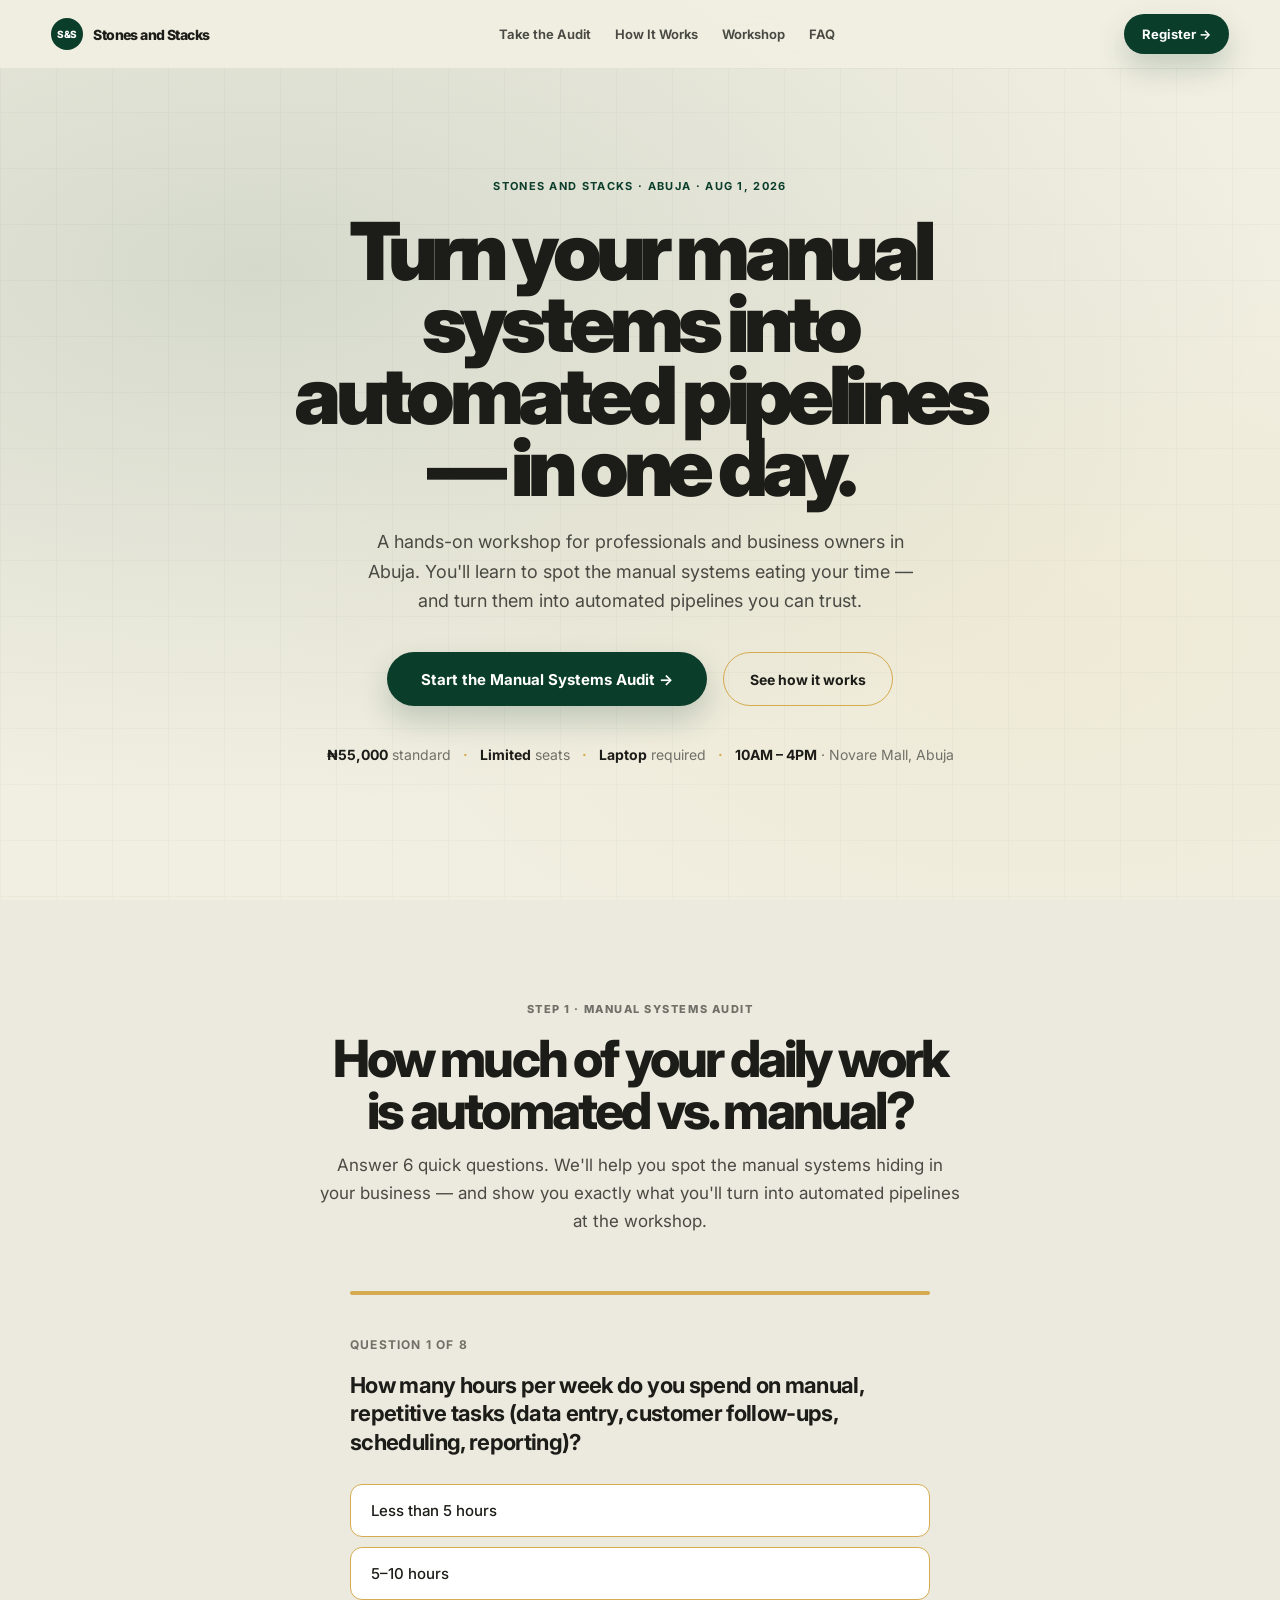
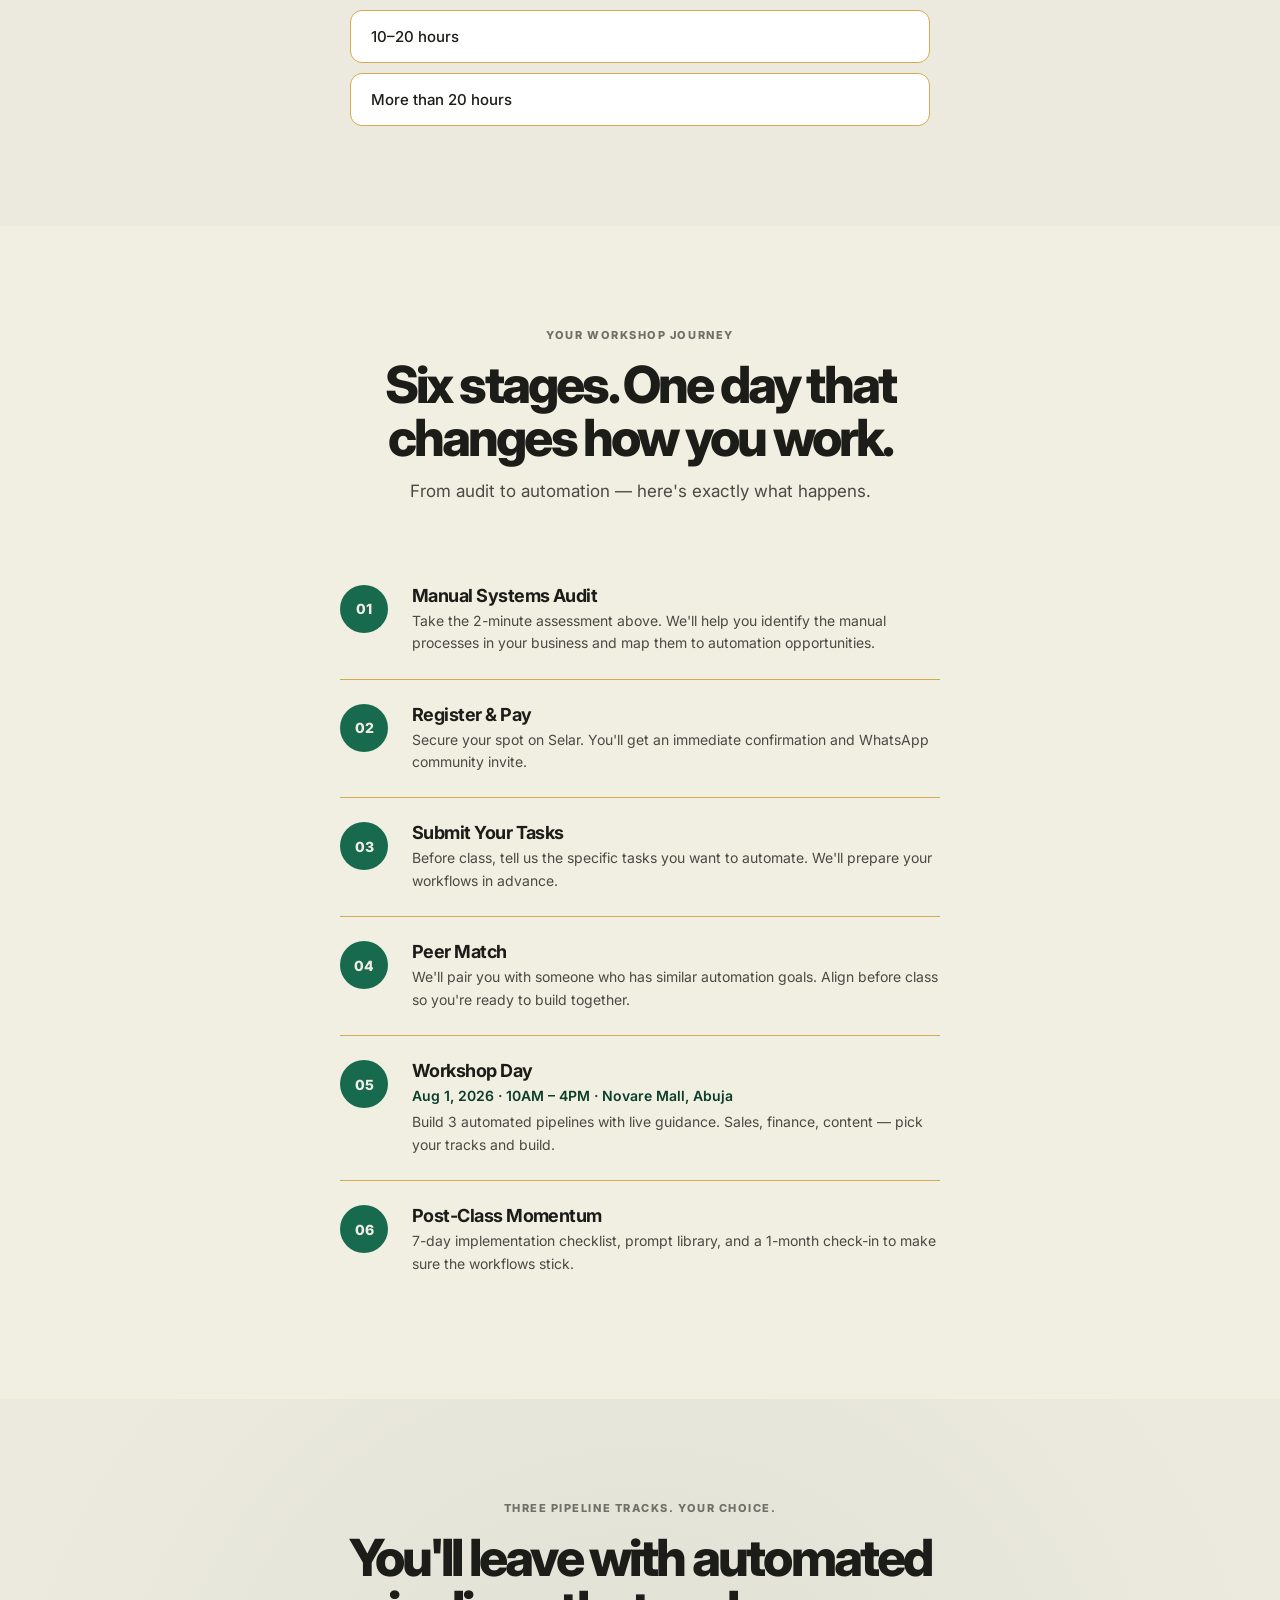
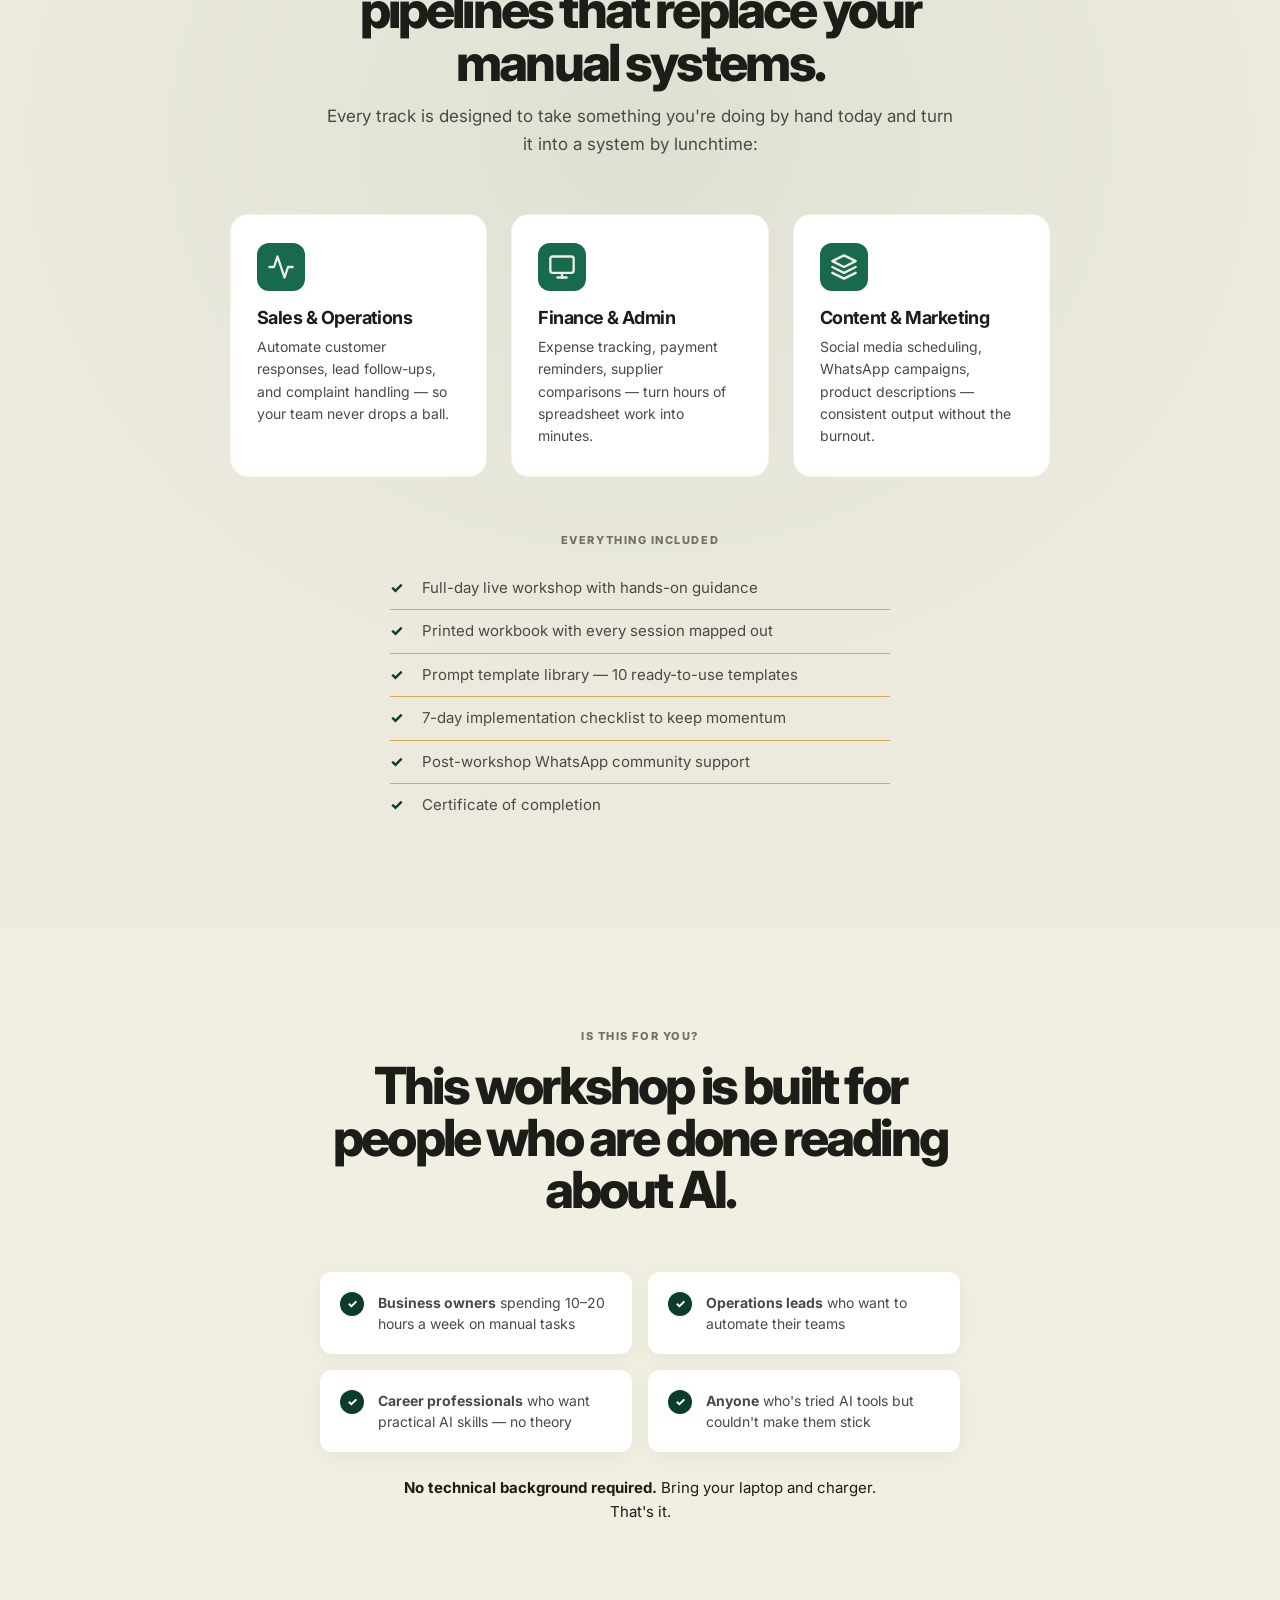
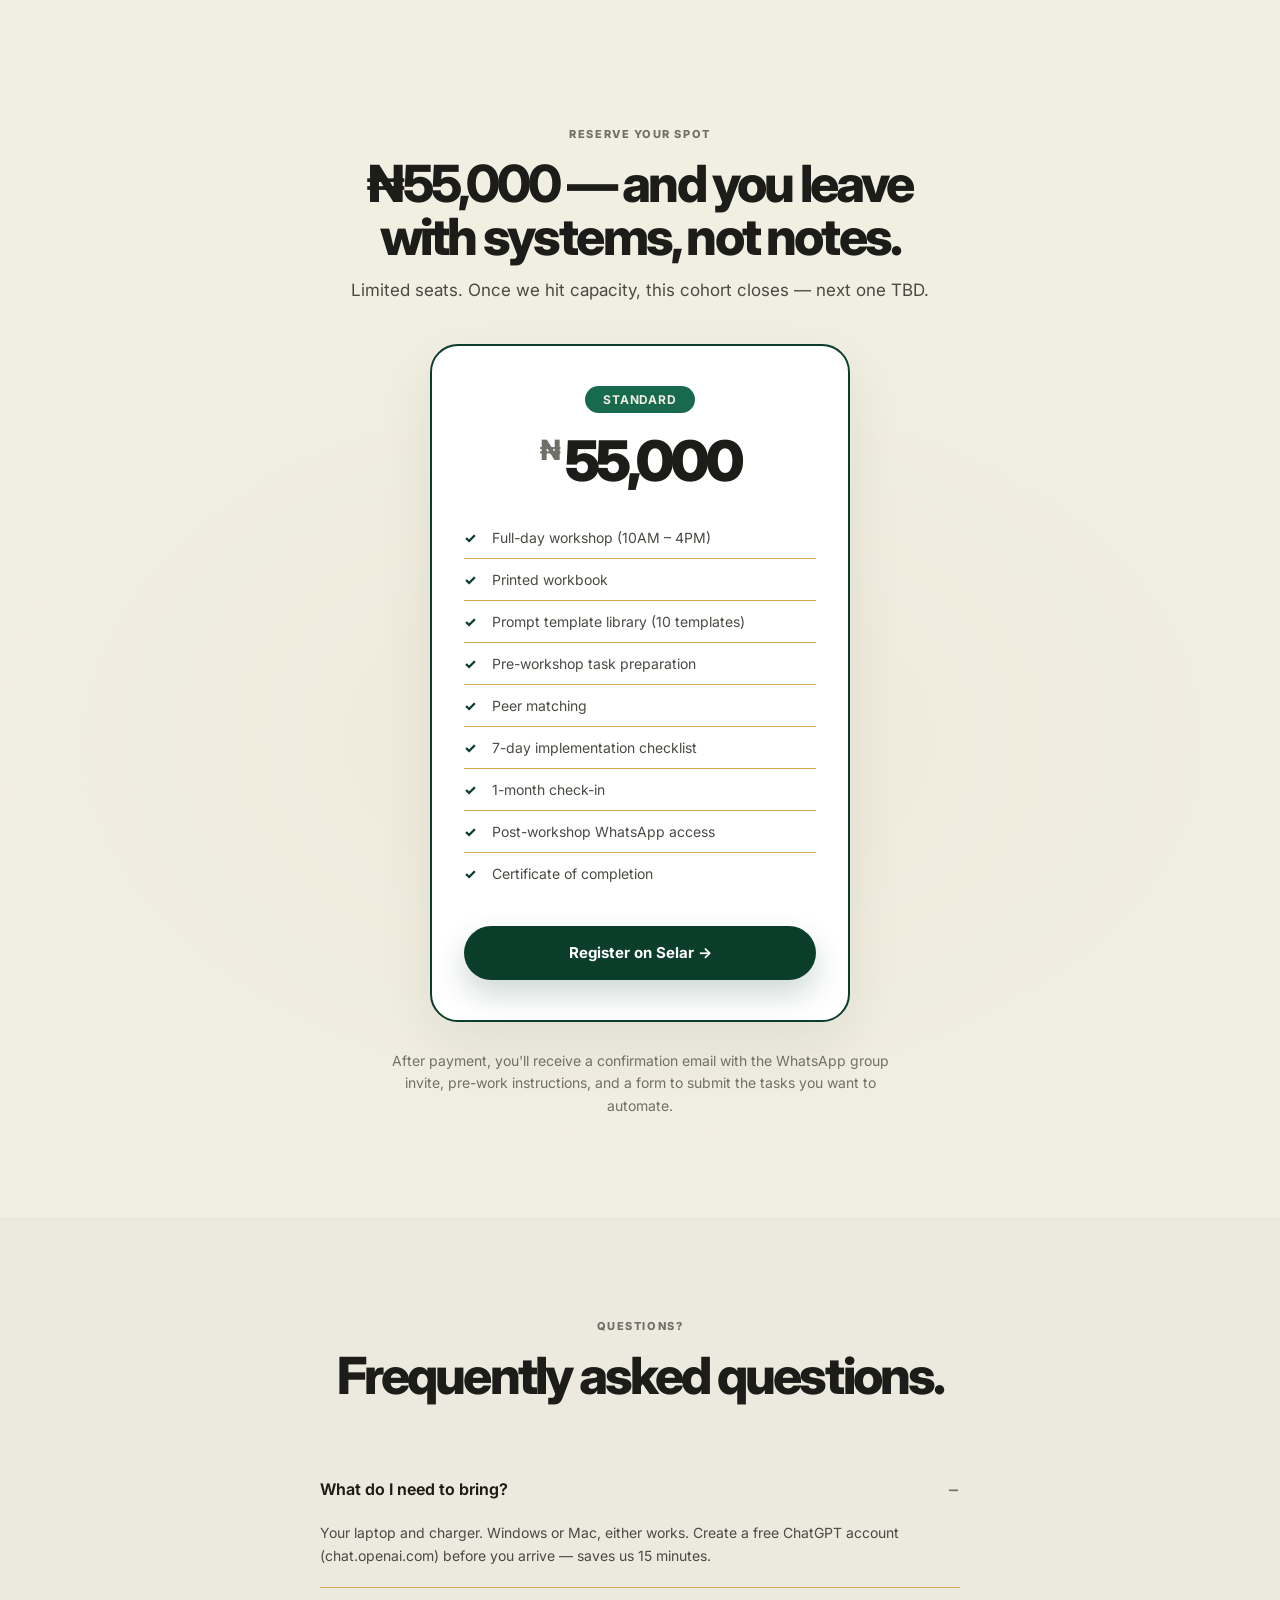
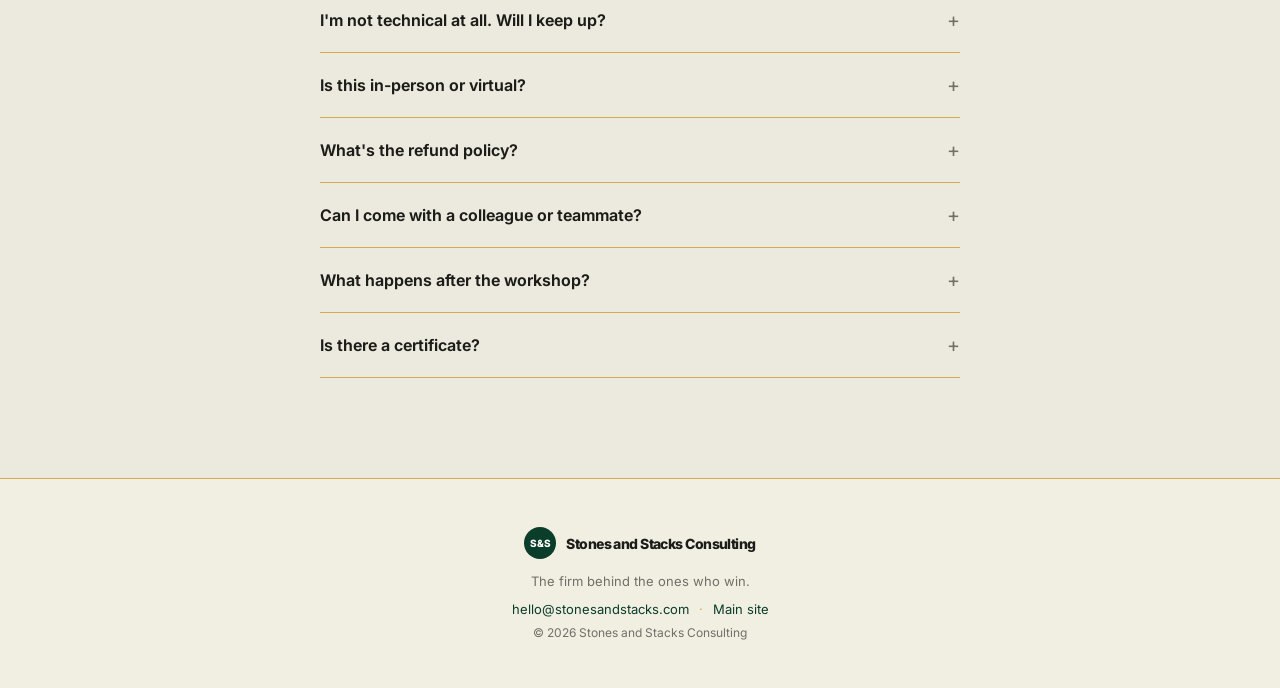
<file: workshop/index.html>
<!doctype html>
<html lang="en">
<head>
  <meta charset="UTF-8" />
  <meta name="viewport" content="width=device-width, initial-scale=1.0" />
  <title>Work Shift — Turning Manual Systems into Automated Pipelines · Stones and Stacks</title>
  <meta name="description" content="Turn manual systems into automated pipelines in one day. Abuja · Aug 1, 2026. Hands-on workshop for professionals and business owners." />
  <meta name="theme-color" content="#1c1c18" />

  <!-- Open Graph -->
  <meta property="og:type" content="website" />
  <meta property="og:url" content="https://stonesandstacks.com/workshop/" />
  <meta property="og:title" content="Work Shift — Turning Manual Systems into Automated Pipelines" />
  <meta property="og:description" content="Hands-on workshop in Abuja. Run a Manual Systems Audit and leave with automated pipelines that run without you." />
  <meta property="og:image" content="https://stonesandstacks.com/workshop/og-workshop.png" />
  <meta property="og:image:width" content="1200" />
  <meta property="og:image:height" content="630" />

  <!-- Twitter Card -->
  <meta name="twitter:card" content="summary_large_image" />
  <meta name="twitter:title" content="Work Shift — Turning Manual Systems into Automated Pipelines" />
  <meta name="twitter:description" content="Turn manual systems into automated pipelines in one day. Abuja · Aug 1, 2026." />
  <meta name="twitter:image" content="https://stonesandstacks.com/workshop/og-workshop.png" />

  <!-- Structured Data -->
  <script type="application/ld+json">
  {
    "@context": "https://schema.org",
    "@type": "Event",
    "name": "Work Shift — Turning Manual Systems into Automated Pipelines",
    "description": "An intensive, hands-on workshop where you run a Manual Systems Audit and turn manual processes into automated pipelines in one day.",
    "startDate": "2026-08-01T10:00:00+01:00",
    "endDate": "2026-08-01T16:00:00+01:00",
    "location": {
      "@type": "Place",
      "name": "Novare Mall",
      "address": {
        "@type": "PostalAddress",
        "addressLocality": "Abuja",
        "addressCountry": "NG"
      }
    },
    "offers": {
      "@type": "Offer",
      "price": "55000",
      "priceCurrency": "NGN",
      "availability": "https://schema.org/LimitedAvailability"
    },
    "organizer": {
      "@type": "Organization",
      "name": "Stones and Stacks Consulting",
      "url": "https://stonesandstacks.com"
    }
  }
  </script>

  <link rel="preconnect" href="https://fonts.googleapis.com">
  <link rel="preconnect" href="https://fonts.gstatic.com" crossorigin>
  <link href="https://fonts.googleapis.com/css2?family=Inter:wght@400;500;600;700;800;900&display=swap" rel="stylesheet">
  <link rel="stylesheet" href="../styles.css" />
  <link rel="stylesheet" href="styles.css" />
  <link rel="icon" type="image/png" href="../favicon.png" />
  <link rel="shortcut icon" href="../favicon.ico" />
</head>
<body>

  <header class="ws-header" role="banner">
    <a class="ws-brand" href="../" aria-label="Stones and Stacks home">
      <span class="brand-mark" aria-hidden="true">S&amp;S</span>
      <span>Stones and Stacks</span>
    </a>
    <nav class="ws-nav" aria-label="Workshop navigation">
      <a href="#audit">Take the Audit</a>
      <a href="#flow">How It Works</a>
      <a href="#details">Workshop</a>
      <a href="#faq">FAQ</a>
    </nav>
    <a class="btn btn--primary btn--small ws-nav-cta" href="#register">Register →</a>
  </header>

  <main>

    <!-- ═══ HERO ═══ -->
    <section class="ws-hero" id="top">
      <div class="ws-hero-bg" aria-hidden="true"></div>
      <div class="ws-hero-pattern" aria-hidden="true"></div>
      <div class="ws-hero-inner">
        <p class="eyebrow ws-eyebrow">Stones and Stacks · Abuja · Aug 1, 2026</p>
        <h1 class="ws-title"><!-- 🏷️ H1 – Needs Femi's pick. Options below. Pick one and rebuild. -->
          <!-- Option A (recommended): Turn your manual systems into automated pipelines — in one day. -->
          <!-- Option B: From manual grind to automated pipelines — in one day. -->
          <!-- Option C: Stop doing manually what a system can do for you. -->
          Turn your manual systems into automated pipelines — in&nbsp;one&nbsp;day.</h1>
        <p class="ws-hero-text">
          A hands-on workshop for professionals and business owners in Abuja. You'll learn to spot the manual
          systems eating your time — and turn them into automated pipelines you can trust.
        </p>
        <div class="ws-hero-actions">
          <a class="btn btn--primary btn--large" href="#audit">Start the Manual Systems Audit →</a>
          <a class="btn btn--outline" href="#flow">See how it works</a>
        </div>
        <div class="ws-hero-strip">
          <span><strong>₦55,000</strong> standard</span>
          <span class="ws-hero-dot" aria-hidden="true">·</span>
          <span><strong>Limited</strong> seats</span>
          <span class="ws-hero-dot" aria-hidden="true">·</span>
          <span><strong>Laptop</strong> required</span>
          <span class="ws-hero-dot" aria-hidden="true">·</span>
          <span><strong>10AM – 4PM</strong> · Novare Mall, Abuja</span>
        </div>
      </div>
    </section>

    <!-- ═══ MANUAL SYSTEMS AUDIT ═══ -->
    <section class="ws-section ws-audit" id="audit">
      <div class="ws-section-inner">
        <div class="section-heading">
          <p class="eyebrow reveal">Step 1 · Manual Systems Audit</p>
          <h2 class="reveal delay-1">How much of your daily work is automated vs. manual?</h2>
          <p class="intro-text reveal delay-1">
            Answer 6 quick questions. We'll help you spot the manual systems hiding in your business — and show you exactly what
            you'll turn into automated pipelines at the workshop.
          </p>
        </div>

        <div class="quiz-container reveal delay-1" id="quiz">
          <div class="quiz-progress" aria-hidden="true">
            <div class="quiz-progress-bar" id="quiz-progress-bar"></div>
          </div>

          <!-- Q1 -->
          <div class="quiz-question active" data-q="1">
            <p class="quiz-qnum">Question 1 of 8</p>
            <h3 class="quiz-qtext">How many hours per week do you spend on manual, repetitive tasks (data entry, customer follow-ups, scheduling, reporting)?</h3>
            <div class="quiz-options">
              <button class="quiz-opt" data-value="1">Less than 5 hours</button>
              <button class="quiz-opt" data-value="2">5–10 hours</button>
              <button class="quiz-opt" data-value="3">10–20 hours</button>
              <button class="quiz-opt" data-value="4">More than 20 hours</button>
            </div>
          </div>

          <!-- Q2 -->
          <div class="quiz-question" data-q="2">
            <p class="quiz-qnum">Question 2 of 8</p>
            <h3 class="quiz-qtext">What's your biggest operational time sink?</h3>
            <div class="quiz-options">
              <button class="quiz-opt" data-value="customer">Customer service &amp; follow-ups</button>
              <button class="quiz-opt" data-value="admin">Admin &amp; data entry</button>
              <button class="quiz-opt" data-value="finance">Finance &amp; expense tracking</button>
              <button class="quiz-opt" data-value="content">Content &amp; social media</button>
              <button class="quiz-opt" data-value="other">Something else</button>
            </div>
          </div>

          <!-- Q3 — reframed to surface systems gap first -->
          <div class="quiz-question" data-q="3">
            <p class="quiz-qnum">Question 3 of 8</p>
            <h3 class="quiz-qtext">Which of these manual systems is costing you the most time right now?</h3>
            <div class="quiz-options">
              <button class="quiz-opt" data-value="mostly-manual">Everything runs on manual processes and spreadsheets</button>
              <button class="quiz-opt" data-value="mix">Some tools, but I'm still doing key work by hand</button>
              <button class="quiz-opt" data-value="mostly-auto">Core systems are automated, some gaps remain</button>
              <button class="quiz-opt" data-value="pipeline-minded">I actively build automated pipelines where I can</button>
            </div>
          </div>

          <!-- Q4 — AI experience follow-up -->
          <div class="quiz-question" data-q="4">
            <p class="quiz-qnum">Question 4 of 8</p>
            <h3 class="quiz-qtext">And how about AI specifically — what's your experience so far?</h3>
            <div class="quiz-options">
              <button class="quiz-opt" data-value="none">Never tried. Don't know where to start.</button>
              <button class="quiz-opt" data-value="tried">Tried ChatGPT but couldn't make it stick.</button>
              <button class="quiz-opt" data-value="occasional">Use it occasionally but not systematically.</button>
              <button class="quiz-opt" data-value="regular">I use AI tools regularly for specific tasks.</button>
            </div>
          </div>

          <!-- Q5 -->
          <div class="quiz-question" data-q="5">
            <p class="quiz-qnum">Question 5 of 8</p>
            <h3 class="quiz-qtext">What industry are you in?</h3>
            <div class="quiz-options">
              <button class="quiz-opt" data-value="retail">Retail &amp; E-commerce</button>
              <button class="quiz-opt" data-value="professional">Professional Services (Legal, Accounting, Consulting)</button>
              <button class="quiz-opt" data-value="tech">Tech &amp; Fintech</button>
              <button class="quiz-opt" data-value="nonprofit">NGO / Non-profit</button>
              <button class="quiz-opt" data-value="other">Other</button>
            </div>
          </div>

          <!-- Q6 -->
          <div class="quiz-question" data-q="6">
            <p class="quiz-qnum">Question 6 of 8</p>
            <h3 class="quiz-qtext">How many people are on your team or in your business?</h3>
            <div class="quiz-options">
              <button class="quiz-opt" data-value="solo">Just me (solo operator)</button>
              <button class="quiz-opt" data-value="small">2–10 people</button>
              <button class="quiz-opt" data-value="medium">11–50 people</button>
              <button class="quiz-opt" data-value="enterprise">50+ people</button>
            </div>
          </div>

          <!-- Q7 -->
          <div class="quiz-question" data-q="7">
            <p class="quiz-qnum">Question 7 of 8</p>
            <h3 class="quiz-qtext">What's your biggest frustration with your current workflow?</h3>
            <div class="quiz-options">
              <button class="quiz-opt" data-value="time">Too much time wasted on repetitive work</button>
              <button class="quiz-opt" data-value="errors">Too many manual errors &amp; missed follow-ups</button>
              <button class="quiz-opt" data-value="tools">Can't find tools that actually work for my business</button>
              <button class="quiz-opt" data-value="knowledge">I know AI can help but don't know how to apply it</button>
            </div>
          </div>

          <!-- Q8 — Email & Phone -->
          <div class="quiz-question" data-q="8">
            <p class="quiz-qnum">Question 8 of 8</p>
            <h3 class="quiz-qtext">Where should we send your results and workshop details?</h3>
            <p class="quiz-email-note">We'll email you the full assessment breakdown and keep you updated. We may also call if you need help registering.</p>
            <div class="quiz-email-wrap">
              <div class="quiz-contact-fields">
                <input type="email" class="quiz-email-input" id="quiz-email" placeholder="Email address" required autocomplete="email" />
                <input type="tel" class="quiz-email-input" id="quiz-phone" placeholder="Phone number (e.g., 080 XXXX XXXX)" autocomplete="tel" />
              </div>
              <button class="btn btn--primary quiz-email-btn" id="quiz-email-btn">See my results →</button>
            </div>
          </div>

          <!-- Quiz Result -->
          <div class="quiz-result" id="quiz-result" hidden>
            <div class="quiz-result-inner">
              <div class="quiz-result-icon" aria-hidden="true">
                <svg viewBox="0 0 24 24" width="48" height="48">
                  <circle cx="12" cy="12" r="10" fill="none" stroke="currentColor" stroke-width="1.5"/>
                  <path d="M8 12l2.5 2.5L16 9" fill="none" stroke="currentColor" stroke-width="2" stroke-linecap="round" stroke-linejoin="round"/>
                </svg>
              </div>
              <h3 class="quiz-result-title" id="quiz-result-title">Your Pipeline Readiness</h3>
              <div class="quiz-result-score" id="quiz-result-score"></div>
              <p class="quiz-result-text" id="quiz-result-text"></p>
              <div class="quiz-result-recs" id="quiz-result-recs"></div>
              <div class="quiz-result-cta">
                <p class="quiz-result-cta-text">The workshop is designed for exactly where you are.</p>
                <a class="btn btn--primary btn--large" href="#register">Reserve your spot — ₦55,000 →</a>
                <p class="quiz-result-sub">Limited seats. <a href="#faq">Have questions?</a></p>
              </div>
              <button class="quiz-retake" id="quiz-retake">Retake the audit</button>
            </div>
          </div>
        </div>
      </div>
    </section>

    <!-- ═══ MECHANIC FLOW ═══ -->
    <section class="ws-section ws-flow" id="flow">
      <div class="ws-section-inner">
        <div class="section-heading">
          <p class="eyebrow reveal">Your Workshop Journey</p>
          <h2 class="reveal delay-1">Six stages. One day that changes how you work.</h2>
          <p class="intro-text reveal delay-1">
            From audit to automation — here's exactly what happens.
          </p>
        </div>

        <div class="ws-flow-steps">
          <div class="ws-step reveal">
            <span class="ws-step-num">01</span>
            <div class="ws-step-body">
              <h3>Manual Systems Audit</h3>
              <p>Take the 2-minute assessment above. We'll help you identify the manual processes in your business and map them to automation opportunities.</p>
            </div>
          </div>
          <div class="ws-step reveal delay-1">
            <span class="ws-step-num">02</span>
            <div class="ws-step-body">
              <h3>Register &amp; Pay</h3>
              <p>Secure your spot on Selar. You'll get an immediate confirmation and WhatsApp community invite.</p>
            </div>
          </div>
          <div class="ws-step reveal delay-1">
            <span class="ws-step-num">03</span>
            <div class="ws-step-body">
              <h3>Submit Your Tasks</h3>
              <p>Before class, tell us the specific tasks you want to automate. We'll prepare your workflows in advance.</p>
            </div>
          </div>
          <div class="ws-step reveal delay-2">
            <span class="ws-step-num">04</span>
            <div class="ws-step-body">
              <h3>Peer Match</h3>
              <p>We'll pair you with someone who has similar automation goals. Align before class so you're ready to build together.</p>
            </div>
          </div>
          <div class="ws-step reveal delay-2">
            <span class="ws-step-num">05</span>
            <div class="ws-step-body">
              <h3>Workshop Day</h3>
              <p class="ws-step-date">Aug 1, 2026 · 10AM – 4PM · Novare Mall, Abuja</p>
              <p>Build 3 automated pipelines with live guidance. Sales, finance, content — pick your tracks and build.</p>
            </div>
          </div>
          <div class="ws-step reveal delay-2">
            <span class="ws-step-num">06</span>
            <div class="ws-step-body">
              <h3>Post-Class Momentum</h3>
              <p>7-day implementation checklist, prompt library, and a 1-month check-in to make sure the workflows stick.</p>
            </div>
          </div>
        </div>
      </div>
    </section>

    <!-- ═══ WHAT YOU'LL BUILD ═══ -->
    <section class="ws-section ws-build" id="details">
      <div class="ws-build-bg" aria-hidden="true"></div>
      <div class="ws-section-inner">
        <div class="section-heading">
          <p class="eyebrow reveal">Three pipeline tracks. Your choice.</p>
          <h2 class="reveal delay-1">You'll leave with automated pipelines that replace your manual systems.</h2>
          <p class="intro-text reveal delay-1">Every track is designed to take something you're doing by hand today and turn it into a system by lunchtime:</p>
        </div>

        <div class="ws-build-grid">
          <article class="ws-build-card reveal">
            <div class="ws-build-icon" aria-hidden="true">
              <svg viewBox="0 0 24 24" width="28" height="28">
                <path d="M22 12h-4l-3 9L9 3l-3 9H2" fill="none" stroke="currentColor" stroke-width="2" stroke-linecap="round" stroke-linejoin="round"/>
              </svg>
            </div>
            <h3>Sales &amp; Operations</h3>
            <p>Automate customer responses, lead follow-ups, and complaint handling — so your team never drops a ball.</p>
          </article>
          <article class="ws-build-card reveal delay-1">
            <div class="ws-build-icon" aria-hidden="true">
              <svg viewBox="0 0 24 24" width="28" height="28">
                <rect x="2" y="3" width="20" height="14" rx="2" fill="none" stroke="currentColor" stroke-width="2"/>
                <line x1="8" y1="21" x2="16" y2="21" fill="none" stroke="currentColor" stroke-width="2" stroke-linecap="round"/>
                <line x1="12" y1="17" x2="12" y2="21" fill="none" stroke="currentColor" stroke-width="2" stroke-linecap="round"/>
              </svg>
            </div>
            <h3>Finance &amp; Admin</h3>
            <p>Expense tracking, payment reminders, supplier comparisons — turn hours of spreadsheet work into minutes.</p>
          </article>
          <article class="ws-build-card reveal delay-1">
            <div class="ws-build-icon" aria-hidden="true">
              <svg viewBox="0 0 24 24" width="28" height="28">
                <path d="M12 2L2 7l10 5 10-5-10-5z" fill="none" stroke="currentColor" stroke-width="2" stroke-linecap="round" stroke-linejoin="round"/>
                <path d="M2 17l10 5 10-5" fill="none" stroke="currentColor" stroke-width="2" stroke-linecap="round" stroke-linejoin="round"/>
                <path d="M2 12l10 5 10-5" fill="none" stroke="currentColor" stroke-width="2" stroke-linecap="round" stroke-linejoin="round"/>
              </svg>
            </div>
            <h3>Content &amp; Marketing</h3>
            <p>Social media scheduling, WhatsApp campaigns, product descriptions — consistent output without the burnout.</p>
          </article>
        </div>

        <div class="ws-build-includes reveal delay-2">
          <h3 class="eyebrow">Everything included</h3>
          <ul class="ws-includes-list">
            <li>Full-day live workshop with hands-on guidance</li>
            <li>Printed workbook with every session mapped out</li>
            <li>Prompt template library — 10 ready-to-use templates</li>
            <li>7-day implementation checklist to keep momentum</li>
            <li>Post-workshop WhatsApp community support</li>
            <li>Certificate of completion</li>
          </ul>
        </div>
      </div>
    </section>

    <!-- ═══ WHO IT'S FOR ═══ -->
    <section class="ws-section ws-for">
      <div class="ws-section-inner">
        <div class="section-heading">
          <p class="eyebrow reveal">Is this for you?</p>
          <h2 class="reveal delay-1">This workshop is built for people who are done reading about AI.</h2>
        </div>
        <div class="ws-for-grid reveal delay-1">
          <div class="ws-for-card">
            <span class="ws-for-check" aria-hidden="true">✓</span>
            <p><strong>Business owners</strong> spending 10–20 hours a week on manual tasks</p>
          </div>
          <div class="ws-for-card">
            <span class="ws-for-check" aria-hidden="true">✓</span>
            <p><strong>Operations leads</strong> who want to automate their teams</p>
          </div>
          <div class="ws-for-card">
            <span class="ws-for-check" aria-hidden="true">✓</span>
            <p><strong>Career professionals</strong> who want practical AI skills — no theory</p>
          </div>
          <div class="ws-for-card">
            <span class="ws-for-check" aria-hidden="true">✓</span>
            <p><strong>Anyone</strong> who's tried AI tools but couldn't make them stick</p>
          </div>
        </div>
        <p class="ws-for-note reveal delay-2"><strong>No technical background required.</strong> Bring your laptop and charger. That's it.</p>
      </div>
    </section>

    <!-- ═══ PRICING / REGISTER ═══ -->
    <section class="ws-section ws-register" id="register">
      <div class="ws-register-bg" aria-hidden="true"></div>
      <div class="ws-section-inner ws-register-inner">
        <div class="section-heading">
          <p class="eyebrow reveal">Reserve Your Spot</p>
          <h2 class="reveal delay-1">₦55,000 — and you leave with systems, not notes.</h2>
          <p class="intro-text reveal delay-1">
            Limited seats. Once we hit capacity, this cohort closes — next one TBD.
          </p>
        </div>

        <div class="ws-pricing reveal delay-1">
          <div class="ws-pricing-card ws-pricing-featured">
            <span class="ws-pricing-badge">Standard</span>
            <div class="ws-pricing-amount">
              <span class="ws-pricing-currency">₦</span>
              <span class="ws-pricing-num">55,000</span>
            </div>
            <ul class="ws-pricing-list">
              <li>Full-day workshop (10AM – 4PM)</li>
              <li>Printed workbook</li>
              <li>Prompt template library (10 templates)</li>
              <li>Pre-workshop task preparation</li>
              <li>Peer matching</li>
              <li>7-day implementation checklist</li>
              <li>1-month check-in</li>
              <li>Post-workshop WhatsApp access</li>
              <li>Certificate of completion</li>
            </ul>
            <a class="btn btn--primary btn--large ws-pricing-cta" href="https://selar.co/AI-Automation-Workshop" target="_blank" rel="noopener">Register on Selar →</a>
          </div>
        </div>

        <p class="ws-register-note reveal delay-2">
          After payment, you'll receive a confirmation email with the WhatsApp group invite,
          pre-work instructions, and a form to submit the tasks you want to automate.
        </p>
      </div>
    </section>

    <!-- ═══ FAQ ═══ -->
    <section class="ws-section ws-faq" id="faq">
      <div class="ws-section-inner">
        <div class="section-heading">
          <p class="eyebrow reveal">Questions?</p>
          <h2 class="reveal delay-1">Frequently asked questions.</h2>
        </div>

        <div class="ws-faq-list reveal delay-1">
          <details class="ws-faq-item" open>
            <summary>What do I need to bring?</summary>
            <p>Your laptop and charger. Windows or Mac, either works. Create a free ChatGPT account (chat.openai.com) before you arrive — saves us 15 minutes.</p>
          </details>
          <details class="ws-faq-item">
            <summary>I'm not technical at all. Will I keep up?</summary>
            <p>Yes. The workshop assumes zero technical background. You'll follow step-by-step guidance and build everything with live support from the facilitators.</p>
          </details>
          <details class="ws-faq-item">
            <summary>Is this in-person or virtual?</summary>
            <p>In-person. Novare Mall, Abuja. 10AM – 4PM. The hands-on format doesn't work well over video — you'll have facilitators walking the room.</p>
          </details>
          <details class="ws-faq-item">
            <summary>What's the refund policy?</summary>
            <p>Full refund up to 7 days before the workshop. After that, you can transfer your spot to someone else — just let us know.</p>
          </details>
          <details class="ws-faq-item">
            <summary>Can I come with a colleague or teammate?</summary>
            <p>Yes. Encourage them to register separately so we can account for numbers. You'll likely get paired together for the peer matching stage.</p>
          </details>
          <details class="ws-faq-item">
            <summary>What happens after the workshop?</summary>
            <p>You get a 7-day implementation checklist to keep momentum, access to the WhatsApp community for support, and a 1-month check-in from us to ensure the workflows are running.</p>
          </details>
          <details class="ws-faq-item">
            <summary>Is there a certificate?</summary>
            <p>Yes — you'll receive a certificate of completion from Stones and Stacks Consulting.</p>
          </details>
        </div>
      </div>
    </section>

  </main>

  <footer class="ws-footer" role="contentinfo">
    <div class="ws-footer-inner">
      <a class="ws-footer-brand" href="../">
        <span class="brand-mark" aria-hidden="true">S&amp;S</span>
        <span>Stones and Stacks Consulting</span>
      </a>
      <p class="ws-footer-text">The firm behind the ones who win.</p>
      <div class="ws-footer-links">
        <a href="mailto:hello@stonesandstacks.com">hello@stonesandstacks.com</a>
        <span class="ws-footer-dot" aria-hidden="true">·</span>
        <a href="../">Main site</a>
      </div>
      <span class="ws-footer-copy">&copy; 2026 Stones and Stacks Consulting</span>
    </div>
  </footer>

  <script src="script.js"></script>
</body>
</html>
</file>
<file: styles.css>
/* ═══════════════════════════════════════
   STONES AND STACKS — Design System v2
   Calm · Capable · Warm · Unmistakable
   ═══════════════════════════════════════ */

:root {
  --bg:         #f1efe2;
  --bg-rgb:     241, 239, 226;
  --bg-alt:     #eceade;
  --surface:    #ffffff;
  --ink:        #1c1c18;
  --soft-ink:   #4a4a44;
  --muted:      #707068;
  --line:       #d4ab4f;
  --ink-rgb:    28, 28, 24;
  --accent:     #0b3d2b;
  --accent-lt:  #0b3d2b;
  --accent-drk: #176a4e;
  --warm:       #d4c4a0;
  --terracotta: #b58268;

  /* Shadows */
  --shadow-sm:  0 4px 20px rgba(28,28,24,.05);
  --shadow:     0 24px 60px rgba(28,28,24,.07);
  --shadow-lg:  0 40px 90px rgba(28,28,24,.10);

  /* Radii — xs < sm < md < lg */
  --radius-xs:  12px;
  --radius-sm:  18px;
  --radius-md:  28px;
  --radius-lg:  36px;
  --radius:     var(--radius-md);  /* backward-compat alias */

  /* Spacing scale */
  --space-1:   4px;
  --space-2:   8px;
  --space-3:   12px;
  --space-4:   16px;
  --space-5:   24px;
  --space-6:   32px;
  --space-7:   48px;
  --space-8:   64px;
  --space-9:   96px;
  --space-10:  128px;

  --font:       Inter, system-ui, -apple-system, BlinkMacSystemFont, "Segoe UI", sans-serif;
  --reveal-dur: .7s;
}

/* ═══ DARK MODE — disabled until ready ═══ */
/*
@media (prefers-color-scheme: dark) {
  :root {
    --bg:         #1c1c18;
    --bg-rgb:     28, 28, 24;
    --bg-alt:     #2a2a26;
    --surface:    #2c2c26;
    --ink:        #e8e4dc;
    --ink-rgb:    232, 228, 220;
    --soft-ink:   #a8a498;
    --muted:      #96968e;
    --line:       #4e4e4a;
    --accent-lt:  #28322c;
    --accent-drk: #8aab8e;
    --warm:       #7a6a4a;
    --terracotta: #a07a60;
    --shadow-sm:  0 4px 20px rgba(0,0,0,.3);
    --shadow:     0 24px 60px rgba(0,0,0,.4);
    --shadow-lg:  0 40px 90px rgba(0,0,0,.5);
  }
}
*/

* { box-sizing: border-box; }
html { scroll-behavior: smooth; }
body {
  margin: 0;
  font-family: var(--font);
  background: var(--bg);
  color: var(--ink);
  -webkit-font-smoothing: antialiased;
}
a { color: inherit; text-decoration: none; }
img { max-width: 100%; display: block; }

/* ─── UTILITY ─── */
.eyebrow {
  margin: 0 0 14px;
  color: var(--muted);
  font-size: 11px;
  font-weight: 800;
  letter-spacing: .14em;
  text-transform: uppercase;
}
h1, h2, h3, p { margin-top: 0; }
h1 {
  margin-bottom: 18px;
  font-size: clamp(48px, 7vw, 92px);
  line-height: .92;
  letter-spacing: -.07em;
  font-weight: 900;
}
h2 {
  margin-bottom: 14px;
  font-size: clamp(30px, 4vw, 52px);
  line-height: 1.02;
  letter-spacing: -.055em;
  font-weight: 800;
}
h3 {
  margin: 0 0 10px;
  font-size: 22px;
  letter-spacing: -.03em;
  font-weight: 750;
}
p { color: var(--soft-ink); line-height: 1.65; }
.intro-text {
  font-size: 17px;
  line-height: 1.65;
  color: var(--soft-ink);
}
/* ─── FOCUS VISIBLE (global) ─── */
:focus-visible {
  outline: 2.5px solid var(--accent);
  outline-offset: 3px;
  border-radius: 6px;
}
.btn:focus-visible {
  outline-offset: 2px;
  border-radius: 999px;
}
.nav a:focus-visible {
  border-radius: 4px;
}

.btn {
  display: inline-flex;
  align-items: center;
  justify-content: center;
  min-height: 48px;
  padding: 0 26px;
  border-radius: 999px;
  font-weight: 700;
  font-size: 14px;
  transition: transform .25s ease, box-shadow .25s ease, background .25s ease;
  cursor: pointer;
}
.btn--primary {
  background: var(--accent);
  color: white;
  box-shadow: 0 14px 30px rgba(11,61,43,.20);
}
.btn--primary:hover { box-shadow: 0 18px 38px rgba(11,61,43,.28); }
.btn--outline {
  background: transparent;
  color: var(--ink);
  border: 1.5px solid var(--line);
}
.btn--outline:hover {
  background: var(--accent-drk);
  border-color: var(--accent);
  color: #f0ece4;
}
.btn--ghost {
  background: transparent;
  color: var(--accent);
  font-weight: 600;
  padding: 0 4px;
  border-radius: 0;
  position: relative;
}
.btn--ghost::after {
  content: '→';
  margin-left: 6px;
  transition: margin .2s ease;
}
.btn--ghost:hover::after { margin-left: 10px; }
.btn--small { min-height: 40px; padding: 0 18px; font-size: 13px; }
.btn--large { min-height: 54px; padding: 0 34px; font-size: 15px; }

/* reduce-motion hook — set by JS */
body.reduce-motion *,
body.reduce-motion *::before,
body.reduce-motion *::after {
  animation-duration: .01ms !important;
  animation-iteration-count: 1 !important;
  transition-duration: .01ms !important;
}

/* ─── BRAND PATTERN ─── */
.pattern-grid {
  position: absolute;
  inset: 0;
  pointer-events: none;
  opacity: .035;
  background-image:
    linear-gradient(var(--accent) 1px, transparent 1px),
    linear-gradient(90deg, var(--accent) 1px, transparent 1px);
  background-size: 48px 48px;
}

/* ─── HEADER ─── */
.site-header {
  position: fixed;
  top: 0;
  left: 0;
  right: 0;
  z-index: 100;
  display: flex;
  align-items: center;
  justify-content: space-between;
  gap: 24px;
  padding: 18px clamp(20px, 4vw, 60px);
  background: rgba(var(--bg-rgb), .82);
  border-bottom: 1px solid rgba(var(--ink-rgb), .06);
  backdrop-filter: blur(22px);
  transition: border-color .3s ease;
}
.site-header.scrolled {
  border-color: var(--line);
}
.brand {
  display: flex;
  align-items: center;
  gap: 10px;
  font-weight: 800;
  letter-spacing: -.04em;
  font-size: 14px;
}
.brand-mark {
  display: grid;
  place-items: center;
  width: 32px;
  height: 32px;
  border-radius: 50%;
  background: var(--accent);
  color: white;
  font-size: 10px;
  letter-spacing: -.04em;
  font-weight: 800;
}
.nav {
  display: flex;
  gap: 28px;
  font-size: 13px;
  font-weight: 650;
  color: var(--soft-ink);
}
.nav a {
  position: relative;
  transition: color .2s ease;
}
.nav a:hover { color: var(--accent); }
.nav a::after {
  content: '';
  position: absolute;
  bottom: -4px;
  left: 0;
  width: 0;
  height: 2px;
  border-radius: 2px;
  background: var(--accent);
  transition: width .3s ease;
}
.nav a.active::after { width: 100%; }
.nav-cta {
  padding: 10px 20px;
  border-radius: 999px;
  background: var(--accent);
  color: white;
  font-size: 12px;
  font-weight: 700;
  transition: background .25s ease, transform .25s ease;
}
.nav-cta:hover { background: var(--accent-drk); }

/* ─── HERO ─── */
.hero {
  position: relative;
  min-height: 100vh;
  display: flex;
  flex-direction: column;
  align-items: center;
  justify-content: center;
  padding: 100px clamp(20px, 4vw, 60px) 50px;
  text-align: center;
  overflow: hidden;
  background: var(--bg);
}

/* Stone grounding band — sits at the bottom of the hero, behind the stats bar.
   Represents "Stones" as a visual foundation. No fade, no cognitive conflict. */
.hero-stone-band {
  position: absolute;
  left: 0;
  right: 0;
  bottom: 0;
  height: clamp(120px, 16vh, 200px);
  background: image-set(
    url('hero-bg.webp') type('image/webp'),
    url('hero-bg.jpg') type('image/jpeg')
  ) center bottom / cover;
  filter: saturate(.75);
  z-index: 1;
}
.hero-stone-band::after {
  content: '';
  position: absolute;
  inset: 0;
  background: rgba(var(--bg-rgb), .72);  /* uniform overlay — no gradient fade */
  pointer-events: none;
}

/* Decorative orbs */
.hero-orb {
  position: absolute;
  border-radius: 50%;
  pointer-events: none;
  z-index: 1;
  opacity: 0;
  animation: orb-enter 1.2s ease forwards, orb-drift 7s ease-in-out infinite;
}
.hero-orb--1 {
  width: 400px; height: 400px;
  top: -100px; right: -100px;
  background: radial-gradient(circle at 40% 40%, rgba(93,122,110,.18) 0%, transparent 70%);
  animation-delay: .3s, 1.5s;
}
.hero-orb--2 {
  width: 280px; height: 280px;
  bottom: 120px; left: -60px;
  background: radial-gradient(circle at 60% 60%, rgba(93,122,110,.14) 0%, transparent 70%);
  animation-delay: .5s, 2.2s;
}
.hero-orb--3 {
  width: 180px; height: 180px;
  top: 35%; right: 10%;
  background: radial-gradient(circle at 30% 30%, rgba(192,172,146,.14) 0%, transparent 70%);
  animation-delay: .7s, 3s;
}
@keyframes orb-enter {
  to { opacity: 1; }
}
@keyframes orb-drift {
  0%, 100% { transform: translate(0, 0) scale(1); }
  33% { transform: translate(10px, -18px) scale(1.04); }
  66% { transform: translate(-8px, 12px) scale(.96); }
}

.hero-inner {
  position: relative;
  z-index: 2;
  max-width: 780px;
}
.hero h1 {
  color: var(--ink);
}
.hero .eyebrow { color: var(--muted); }
.hero-text {
  max-width: 620px;
  margin: 0 auto 34px;
  font-size: 17px;
  line-height: 1.6;
  color: #5a5a52;
}
.hero-actions {
  display: flex;
  justify-content: center;
  gap: 12px;
  flex-wrap: wrap;
}

/* Stats bar */
.hero-stats {
  position: relative;
  z-index: 2;
  display: flex;
  gap: 36px;
  margin-top: 56px;
  padding: 18px 40px;
  border-radius: 999px;
  background: var(--surface);
  box-shadow: var(--shadow-sm);
  opacity: 0;
  transform: translateY(16px);
  transition: opacity .6s ease, transform .6s ease;
  transition-delay: .6s;
}
.hero-stats.visible {
  opacity: 1;
  transform: translateY(0);
}
.stat {
  display: flex;
  flex-direction: column;
  align-items: center;
  gap: 1px;
}
.stat-num {
  font-size: 22px;
  font-weight: 900;
  letter-spacing: -.03em;
  line-height: 1.1;
}
.stat-label {
  font-size: 11px;
  font-weight: 600;
  color: var(--muted);
  letter-spacing: .06em;
  text-transform: uppercase;
}

/* ─── SECTION BASE ─── */
.section {
  padding: 0;
}
.section-inner {
  width: min(1120px, calc(100% - 44px));
  margin: 0 auto;
}
.section-heading {
  max-width: 640px;
  margin-bottom: 40px;
}

/* ─── COMPANY ─── */
.company {
  position: relative;
  padding: 100px 0 120px;
  overflow: hidden;
}
.company-bg {
  position: absolute;
  inset: 0;
  background: var(--accent-lt);
}
/* Stone grounding band at bottom of company section */
.company::after {
  content: '';
  position: absolute;
  left: 0;
  right: 0;
  bottom: 0;
  height: 32px;
  background: repeating-linear-gradient(
    90deg,
    var(--accent) 0, var(--accent) 2px,
    transparent 2px, transparent 8px
  );
  opacity: .08;
  pointer-events: none;
}
.company-heading {
  text-align: center;
  max-width: 640px;
  margin: 0 auto 48px;
  position: relative;
  z-index: 2;
}
.company-body {
  display: grid;
  grid-template-columns: 1fr 1fr;
  gap: 60px;
  align-items: center;
}
.company-text {
  position: relative;
  z-index: 2;
}
.company-text .intro-text {
  margin-bottom: 14px;
  max-width: 520px;
}
.company-text .intro-text:last-of-type { margin-bottom: 0; }
.company-heading h2 {
  color: var(--ink);
}
.company-heading .eyebrow {
  color: var(--muted);
}

/* Override text colors for dark accent-lt background */
.company .intro-text {
  color: #e8e4dc;
}
.company-text .btn--ghost {
  color: #d4ab4f;
}
.company .company-heading h2 {
  color: #f0ece4;
}
.company .company-heading .eyebrow {
  color: rgba(240,236,228,.6);
}

/* Four-practice visual block */
.practice-blocks {
  display: grid;
  grid-template-columns: 1fr 1fr;
  gap: 14px;
  position: relative;
}
.practice-block {
  position: relative;
  padding: 26px 22px 22px;
  border-radius: var(--radius-xs);
  background: var(--surface);
  border: 1px solid rgba(93,122,110,.10);
  box-shadow: 0 2px 8px rgba(28,28,24,.03);
  transition: transform .3s ease, box-shadow .35s ease, border-color .3s ease;
}
/* "Stacked stones" accent — left-edge block stack */
.practice-block::before {
  content: '';
  position: absolute;
  top: 8px;
  left: -1px;
  display: flex;
  flex-direction: column;
  gap: 4px;
  width: 3px;
  height: calc(100% - 16px);
  background: repeating-linear-gradient(
    180deg,
    var(--accent) 0, var(--accent) 6px,
    transparent 6px, transparent 10px
  );
  border-radius: 2px;
  opacity: .35;
  transition: opacity .3s ease;
}
.practice-block:hover {
  transform: translateY(-4px);
  box-shadow: var(--shadow);
  border-color: rgba(93,122,110,.18);
}
.practice-block:hover::before {
  opacity: .7;
}
.practice-block strong {
  display: block;
  margin-bottom: 5px;
  font-size: 14px;
  letter-spacing: -.02em;
  color: var(--accent-drk);
}
.practice-block span {
  display: block;
  color: var(--soft-ink);
  font-size: 12.5px;
  line-height: 1.55;
}
.company-cta {
  margin-top: 20px;
}

/* Experience strip */
.experience-strip {
  position: relative;
  padding: 66px 0 70px;
  background:
    linear-gradient(180deg, var(--accent-lt) 0%, var(--accent-lt) 100%);
  overflow: hidden;
}
/* Thin stone band above the strip — visual transition from company */
.experience-strip::before {
  content: '';
  position: absolute;
  left: 0;
  right: 0;
  top: 0;
  height: 4px;
  background: repeating-linear-gradient(
    90deg,
    var(--accent) 0, var(--accent) 2px,
    transparent 2px, transparent 10px
  );
  opacity: .06;
  pointer-events: none;
}
/* Stacked-stone band at bottom for grounding */
.experience-strip::after {
  content: '';
  position: absolute;
  left: 0;
  right: 0;
  bottom: 0;
  height: 18px;
  background: repeating-linear-gradient(
    90deg,
    var(--accent) 0, var(--accent) 1px,
    transparent 1px, transparent 6px
  );
  opacity: .04;
  pointer-events: none;
}
.exp-head {
  width: min(1120px, calc(100% - 44px));
  margin: 0 auto 32px;
  display: flex;
  align-items: center;
  gap: 14px;
}
.exp-head .eyebrow {
  margin: 0;
  color: #f0ece4;
  font-weight: 700;
}
.exp-head-line {
  flex: 1;
  height: 1px;
  background: repeating-linear-gradient(
    90deg,
    var(--accent) 0, var(--accent) 3px,
    transparent 3px, transparent 8px
  );
  opacity: .15;
}
.exp-connector {
  width: min(1120px, calc(100% - 44px));
  margin: 0 auto;
  display: grid;
  grid-template-columns: repeat(4, 1fr);
  gap: 14px;
}
.exp-item {
  position: relative;
  padding: 28px 22px 24px;
  border-radius: var(--radius-sm);
  background: var(--surface);
  border: 1px solid rgba(93,122,110,.08);
  box-shadow: 0 4px 16px rgba(28,28,24,.04);
  transition: transform .35s ease, box-shadow .35s ease, border-color .3s ease;
  /* Stone stack motif — tiny block at top-left */
}
.exp-item::before {
  content: '';
  position: absolute;
  top: -1px;
  left: 20px;
  right: 20px;
  height: 3px;
  background: repeating-linear-gradient(
    90deg,
    var(--accent) 0, var(--accent) 4px,
    transparent 4px, transparent 10px
  );
  border-radius: 0 0 2px 2px;
  opacity: .2;
  transition: opacity .3s ease;
}
.exp-item:hover {
  transform: translateY(-5px);
  box-shadow: var(--shadow);
  border-color: rgba(93,122,110,.15);
}
.exp-item:hover::before {
  opacity: .5;
}
.exp-item strong {
  display: block;
  font-size: 14px;
  margin-bottom: 6px;
  color: var(--accent-drk);
}
.exp-item span {
  display: block;
  color: var(--soft-ink);
  font-size: 13px;
  line-height: 1.55;
}

/* ─── OUTCOMES ─── */
.outcomes {
  padding: 100px 0 60px;
  position: relative;
}
/* Subtle stone band at top of outcomes section */
.outcomes::before {
  content: '';
  position: absolute;
  top: 0;
  left: 10%;
  right: 10%;
  height: 1px;
  background: repeating-linear-gradient(
    90deg,
    var(--accent) 0, var(--accent) 2px,
    transparent 2px, transparent 10px
  );
  opacity: .10;
  pointer-events: none;
}
.outcomes-grid {
  display: grid;
  grid-template-columns: repeat(3, 1fr);
  gap: 18px;
  align-items: stretch;
}
.outcome-card {
  display: flex;
  flex-direction: column;
  gap: 16px;
  padding: 28px 26px 30px;
  border-radius: var(--radius-md);
  background: var(--surface);
  border: none;
  box-shadow: 0 2px 12px rgba(0,0,0,.06);
  transition: box-shadow .3s ease, transform .3s ease;
}
.outcome-card:hover {
  box-shadow: 0 12px 40px rgba(0,0,0,.1);
  transform: translateY(-4px);
}
.outcome-card--featured {
  position: relative;
  background:
    linear-gradient(135deg, rgba(11,61,43,.04) 0%, var(--surface) 60%),
    var(--surface);
  box-shadow: 0 4px 20px rgba(0,0,0,.08);
}
.outcome-card--featured:hover {
  box-shadow: 0 16px 48px rgba(0,0,0,.12);
  transform: translateY(-4px);
}
/* Icon treatments — varied by outcome */
.outcome-icon {
  display: grid;
  place-items: center;
  width: 44px;
  height: 44px;
  border-radius: 14px;
  background: var(--accent-lt);
  flex-shrink: 0;
  transition: transform .3s ease, background .3s ease;
}
.outcome-card--featured .outcome-icon {
  background: var(--accent);
}
.outcome-card--featured .outcome-icon svg {
  stroke: white;
}
.outcome-card:hover .outcome-icon {
  transform: scale(1.04);
}
.outcome-icon svg {
  width: 26px;
  height: 26px;
  stroke: var(--accent);
  fill: none;
  stroke-width: 1.5;
  stroke-linecap: round;
  stroke-linejoin: round;
}
/* Distinct icon treatments for risk-ready vs culture */
.outcome-card:nth-child(2):not(.outcome-card--featured) .outcome-icon {
  background: rgba(181,130,104,.12);
}
.outcome-card:nth-child(2):not(.outcome-card--featured) .outcome-icon svg {
  stroke: var(--terracotta);
}
.outcome-card:nth-child(3) .outcome-icon {
  background: rgba(192,172,146,.18);
}
.outcome-card:nth-child(3) .outcome-icon svg {
  stroke: var(--warm);
}
.outcome-body {
  display: flex;
  flex-direction: column;
  flex: 1;
  min-width: 0;
}
.outcome-body p {
  font-size: 14px;
  margin-bottom: 12px;
  flex-shrink: 0;
}
.outcome-details {
  margin: 0;
  padding: 0;
  list-style: none;
  display: grid;
  gap: 4px;
}
.outcome-details li {
  position: relative;
  padding: 3px 0 3px 18px;
  color: var(--soft-ink);
  font-size: 13px;
  font-weight: 500;
  line-height: 1.5;
}
.outcome-details li::before {
  content: '→';
  position: absolute;
  left: 0;
  color: var(--accent);
  font-weight: 700;
  font-size: 11px;
}

/* Outcome card extras */
.outcome-detail-hidden {
  display: none;
}
.outcome-card.is-expanded .outcome-detail-hidden {
  display: list-item;
}
.outcome-more {
  display: inline-flex;
  align-items: center;
  gap: 4px;
  margin-top: -2px;
  margin-bottom: 8px;
  padding: 2px 8px 2px 0;
  border: none;
  background: none;
  font-family: var(--font);
  font-size: 11px;
  font-weight: 700;
  color: var(--accent);
  letter-spacing: .04em;
  text-transform: uppercase;
  cursor: pointer;
  transition: color .2s ease;
}
.outcome-more:hover {
  color: var(--accent-drk);
}
.outcome-more::before {
  content: '+';
  font-size: 13px;
  font-weight: 800;
  transition: transform .25s ease;
}
.outcome-card.is-expanded .outcome-more::before {
  content: '−';
}
.outcome-less-text {
  color: var(--muted);
}
.outcome-link {
  display: inline-flex;
  align-items: center;
  gap: 4px;
  margin-top: auto;
  padding-top: 12px;
  font-size: 13px;
  font-weight: 700;
  color: var(--accent);
  border-top: 1px solid rgba(0,0,0,.06);
  transition: gap .2s ease, color .2s ease;
}
.outcome-link:hover {
  gap: 8px;
  color: var(--accent-drk);
}

/* ─── WORKSHOP BANNER (promo card) ─── */
.ws-banner {
  background: #142118;
  border-radius: var(--radius-lg);
  margin: 0 auto;
  width: min(1120px, calc(100% - 44px));
  position: relative;
  overflow: hidden;
}
.ws-banner-inner {
  display: flex;
  align-items: center;
  justify-content: space-between;
  gap: 40px;
  padding: 44px 48px;
  position: relative;
}

/* Gold L-accent in top-right corner */
.ws-accent {
  position: absolute;
  top: 0;
  right: 0;
  width: 60px;
  height: 60px;
  border-top: 2px solid #c9a84c;
  border-right: 2px solid #c9a84c;
  border-radius: 0 var(--radius-lg) 0 0;
  pointer-events: none;
}

/* Left: content */
.ws-content {
  flex: 1;
  min-width: 0;
}
.ws-eyebrow {
  margin: 0 0 12px;
  font-size: 11px;
  font-weight: 800;
  letter-spacing: .14em;
  text-transform: uppercase;
  color: #c9a84c;
}
.ws-title {
  margin: 0 0 14px;
  font-size: clamp(28px, 3.6vw, 40px);
  line-height: 1.05;
  letter-spacing: -.04em;
  font-weight: 900;
  color: #f0ece4;
}
.ws-title-em {
  color: #c9a84c;
}
.ws-desc {
  margin: 0;
  font-size: 14px;
  line-height: 1.6;
  color: #a8a498;
  max-width: 480px;
}

/* Right: details */
.ws-side {
  flex-shrink: 0;
  width: 320px;
}
.ws-cards {
  display: grid;
  grid-template-columns: 1fr 1fr;
  gap: 10px;
  margin-bottom: 10px;
}
.ws-card {
  display: flex;
  flex-direction: column;
  align-items: flex-start;
  gap: 4px;
  padding: 16px 18px;
  border-radius: var(--radius-sm);
  background: rgba(255,255,255,.04);
  border: 1px solid rgba(201,168,76,.3);
}
.ws-icon {
  width: 18px;
  height: 18px;
  margin-bottom: 6px;
}
.ws-card-primary {
  display: block;
  font-size: 14px;
  font-weight: 800;
  letter-spacing: -.02em;
  color: #c9a84c;
}
.ws-card-secondary {
  display: block;
  font-size: 10px;
  font-weight: 700;
  letter-spacing: .08em;
  text-transform: uppercase;
  color: #8a867a;
}

/* Booking strip */
.ws-book {
  display: flex;
  align-items: center;
  justify-content: space-between;
  padding: 12px 20px;
  border-radius: var(--radius-sm);
  background: #c9a84c;
}
.ws-book-learn {
  font-size: 14px;
  font-weight: 700;
  letter-spacing: -.02em;
  color: #1a1a16;
}
.ws-book-btn {
  display: inline-flex;
  align-items: center;
  gap: 6px;
  padding: 10px 22px;
  border-radius: 999px;
  background: #1a1a16;
  color: #f0ece4;
  font-size: 13px;
  font-weight: 700;
  transition: background .25s ease, transform .25s ease;
}
.ws-book-btn:hover {
  background: #2a2a24;
  transform: translateY(-1px);
}
.ws-arrow {
  font-size: 15px;
  line-height: 1;
}

/* Responsive */
@media (max-width: 860px) {
  .ws-banner-inner {
    flex-direction: column;
    align-items: stretch;
    padding: 36px 28px;
    gap: 28px;
  }
  .ws-side {
    width: 100%;
    max-width: 380px;
  }
  .ws-accent {
    width: 40px;
    height: 40px;
  }
}
@media (max-width: 520px) {
  .ws-banner-inner {
    padding: 28px 20px;
    gap: 24px;
  }
  .ws-cards {
    grid-template-columns: 1fr;
  }
  .ws-book {
    flex-direction: column;
    gap: 14px;
    align-items: stretch;
    text-align: center;
  }
  .ws-book-btn {
    justify-content: center;
  }
}

.outcome-summary {
  text-align: center;
  padding: 50px 0 0;
  position: relative;
}
/* Stone divider before summary */
.outcome-summary::before {
  content: '';
  display: block;
  width: 48px;
  height: 4px;
  margin: 0 auto 24px;
  background: repeating-linear-gradient(
    90deg,
    var(--accent) 0, var(--accent) 4px,
    transparent 4px, transparent 10px
  );
  opacity: .2;
}
.outcome-summary p {
  color: var(--muted);
  font-size: 14px;
  margin-bottom: 0;
}
.outcome-summary a {
  color: var(--accent);
  font-weight: 700;
  border-bottom: 1px solid transparent;
  transition: border-color .2s ease;
}
.outcome-summary a:hover { border-color: var(--accent); }

/* ─── PERSPECTIVES ─── */
.perspectives {
  padding: 100px 0 110px;
  position: relative;
  overflow: hidden;
}
/* Stone band at top of perspectives section */
.perspectives::before {
  content: '';
  position: absolute;
  top: 0;
  left: 0;
  right: 0;
  height: 8px;
  background: repeating-linear-gradient(
    90deg,
    var(--accent) 0, var(--accent) 2px,
    transparent 2px, transparent 8px
  );
  opacity: .05;
  pointer-events: none;
  z-index: 2;
}
.perspectives-bg {
  position: absolute;
  inset: 0;
  background: var(--bg-alt);
}
.perspectives .pattern-grid { opacity: .025; }
.perspectives-grid {
  position: relative;
  display: grid;
  grid-template-columns: 1.2fr .9fr .9fr;
  gap: 18px;
}
.perspective-card {
  position: relative;
  padding: 30px 28px 24px;
  border-radius: var(--radius-sm);
  background: var(--bg);
  border: 1px solid var(--line);
  transition: transform .35s ease, box-shadow .35s ease;
  display: flex;
  flex-direction: column;
}
/* Stone stack accent on top edge of each card */
.perspective-card::before {
  content: '';
  position: absolute;
  top: -1px;
  left: 50%;
  transform: translateX(-50%);
  width: 28px;
  height: 3px;
  background: repeating-linear-gradient(
    90deg,
    var(--accent) 0, var(--accent) 4px,
    transparent 4px, transparent 8px
  );
  border-radius: 0 0 2px 2px;
  opacity: .12;
  transition: opacity .3s ease, width .3s ease;
}
.perspective-card:hover {
  transform: translateY(-5px);
  box-shadow: var(--shadow);
}
.perspective-card:hover::before {
  opacity: .35;
  width: 36px;
}
.perspective-card--featured {
  background: linear-gradient(135deg, var(--bg-alt) 0%, var(--bg) 80%);
  border-color: var(--line);
  box-shadow: var(--shadow-sm);
}
.perspective-card--featured::before {
  opacity: .25;
  width: 36px;
}
/* Second card gets warm tone tint */
.perspectives-grid .perspective-card:nth-child(2):not(.perspective-card--featured) {
  background: linear-gradient(180deg, rgba(201,184,154,.06) 0%, var(--bg) 100%);
  border-color: rgba(201,184,154,.12);
}
.perspectives-grid .perspective-card:nth-child(2):not(.perspective-card--featured)::before {
  background: repeating-linear-gradient(
    90deg,
    var(--warm) 0, var(--warm) 4px,
    transparent 4px, transparent 8px
  );
  opacity: .15;
}
.persp-tag {
  display: inline-flex;
  align-self: flex-start;
  padding: 3px 10px;
  margin-bottom: 14px;
  border-radius: 999px;
  background: var(--accent-drk);
  color: #f0ece4;
  font-size: 10px;
  font-weight: 700;
  letter-spacing: .08em;
  text-transform: uppercase;
}
.perspective-card h3 {
  font-size: 17px;
  margin-bottom: 8px;
  flex: 1;
}
.perspective-card p {
  font-size: 13px;
  line-height: 1.5;
  margin-bottom: 16px;
  color: var(--soft-ink);
}
.persp-footer {
  display: block;
  margin-top: auto;
  font-size: 11px;
  font-weight: 600;
  color: var(--muted);
}

/* ─── CONTACT ─── */
.contact {
  padding: 100px 0 0;
  position: relative;
  overflow: hidden;
  text-align: center;
}
.contact-bg {
  position: absolute;
  inset: 0;
  background: var(--accent-lt);
}
/* Stone band below contact — grounding foundation like hero */
.contact::after {
  content: '';
  position: absolute;
  left: 0;
  right: 0;
  bottom: 0;
  height: clamp(40px, 6vh, 80px);
  background: repeating-linear-gradient(
    90deg,
    var(--accent) 0, var(--accent) 2px,
    transparent 2px, transparent 8px
  );
  opacity: .06;
  pointer-events: none;
}
.contact .pattern-grid { opacity: .03; }
.contact-inner {
  position: relative;
  max-width: 660px;
  margin: 0 auto;
  padding-bottom: clamp(60px, 8vh, 100px);
}
.contact h2 { font-size: clamp(26px, 3.2vw, 42px); color: #f0ece4; }
.contact .intro-text { margin: 0 auto 32px; max-width: 520px; color: #e8e4dc; }
.contact .eyebrow { color: rgba(240,236,228,.6); }

/* ─── CONTACT FORM ─── */
.contact-form {
  max-width: 580px;
  margin: 0 auto;
  text-align: left;
}
.form-row {
  display: grid;
  grid-template-columns: 1fr 1fr;
  gap: 14px;
  margin-bottom: 14px;
}
.contact-form input,
.contact-form select,
.contact-form textarea {
  width: 100%;
  padding: 14px 18px;
  border: 1.5px solid var(--line);
  border-radius: var(--radius-xs);
  background: var(--surface);
  font-family: var(--font);
  font-size: 14px;
  color: var(--ink);
  transition: border-color .25s ease, box-shadow .25s ease;
  -webkit-appearance: none;
  appearance: none;
}
.contact-form input:focus,
.contact-form select:focus,
.contact-form textarea:focus {
  outline: none;
  border-color: var(--accent);
  box-shadow: 0 0 0 3px rgba(93,122,110,.12);
}
.contact-form input::placeholder,
.contact-form textarea::placeholder {
  color: var(--muted);
}
.form-select-wrap {
  position: relative;
  margin-bottom: 14px;
}
.form-select-wrap::after {
  content: '▾';
  position: absolute;
  right: 16px;
  top: 50%;
  transform: translateY(-50%);
  color: var(--muted);
  font-size: 12px;
  pointer-events: none;
}
.contact-form select {
  cursor: pointer;
  padding-right: 36px;
  background: var(--surface);
}
.contact-form textarea {
  margin-bottom: 14px;
  resize: vertical;
  min-height: 100px;
  line-height: 1.6;
}
.form-footer {
  display: flex;
  flex-direction: column;
  align-items: center;
  gap: 14px;
}
.form-footer .btn--large {
  min-width: 280px;
  cursor: pointer;
}
.form-footer .contact-secondary a {
  color: var(--accent);
  font-weight: 700;
  border-bottom: 1px solid transparent;
  transition: border-color .2s ease;
}
.form-footer .contact-secondary a:hover {
  border-color: var(--accent);
}
.form-status {
  margin-top: 16px;
  padding: 12px 18px;
  border-radius: var(--radius-xs);
  font-size: 13px;
  font-weight: 600;
  text-align: center;
}
.form-status--success {
  background: var(--accent-drk);
  color: #f0ece4;
}
.form-status--error {
  background: rgba(181,130,104,.12);
  color: var(--terracotta);
}
.form-status--sending {
  color: var(--muted);
}

.contact-secondary {
  font-size: 13px;
  color: var(--muted);
  font-weight: 600;
  max-width: 400px;
}

/* ─── FOOTER ─── */
.footer {
  display: flex;
  justify-content: space-between;
  align-items: center;
  gap: 20px;
  padding: 28px clamp(20px, 4vw, 60px);
  color: var(--muted);
  border-top: 1px solid var(--line);
  font-size: 13px;
  font-weight: 600;
  position: relative;
}
/* Stone accent line above footer */
.footer::before {
  content: '';
  position: absolute;
  top: -1px;
  left: 10%;
  right: 10%;
  height: 2px;
  background: repeating-linear-gradient(
    90deg,
    var(--accent) 0, var(--accent) 3px,
    transparent 3px, transparent 9px
  );
  opacity: .08;
}
.footer-links {
  display: flex;
  gap: 20px;
}
.footer-links a { transition: color .2s ease; }
.footer-links a:hover { color: var(--ink); }

/* ─── SCROLL REVEAL ─── */
.reveal {
  opacity: 0;
  transform: translateY(24px);
  transition: opacity var(--reveal-dur) cubic-bezier(.22,1,.36,1),
              transform var(--reveal-dur) cubic-bezier(.22,1,.36,1);
}
.reveal.visible {
  opacity: 1;
  transform: translateY(0);
}
.delay-1 { transition-delay: .1s; }
.delay-2 { transition-delay: .2s; }

/* ─── RESPONSIVE ─── */
@media (max-width: 1000px) {
  .company-body { grid-template-columns: 1fr; gap: 36px; }
  .company-heading { margin-bottom: 32px; }
  .outcomes-grid { grid-template-columns: repeat(2, 1fr); }
  .perspectives-grid { grid-template-columns: 1fr 1fr; }
  .perspective-card:last-child { display: none; }
}
@media (max-width: 760px) {
  .site-header { flex-wrap: wrap; }
  .nav { order: 3; width: 100%; justify-content: center; flex-wrap: wrap; gap: 16px; font-size: 12px; }
  .hero { min-height: auto; }
  .hero h1 { font-size: 48px; }
  .hero-stats { gap: 24px; padding: 14px 24px; flex-wrap: wrap; justify-content: center; border-radius: var(--radius-sm); margin-top: 40px; }
  .exp-connector { grid-template-columns: repeat(2, 1fr); }
  .exp-head { flex-direction: column; align-items: flex-start; gap: 8px; }
  .exp-head-line { display: none; }
  .outcome-card { padding: 20px; }
  .outcome-icon { width: 40px; height: 40px; border-radius: 12px; }
  .outcome-icon svg { width: 20px; height: 20px; }
  .perspectives-grid { grid-template-columns: 1fr; }
  .perspective-card:last-child { display: block; }
  .contact-form .form-row { grid-template-columns: 1fr; gap: 10px; }
  .form-footer .btn--large { min-width: 0; width: 100%; }
}
@media (max-width: 520px) {
  .section { padding: 60px 0; }
  .hero { padding-top: 80px; }
  h2 { font-size: 30px; }
  .outcomes-grid { grid-template-columns: 1fr; }
  .exp-connector { grid-template-columns: 1fr; }
  .practice-blocks { grid-template-columns: 1fr; }
  .hero-actions { flex-direction: column; align-items: center; }
  .footer { flex-direction: column; text-align: center; }
}
</file>
<file: workshop/styles.css>
/* ═══════════════════════════════════════
   AI AUTOMATION WORKSHOP — Styles
   Inherits design system from ../styles.css
   ═══════════════════════════════════════ */

/* ─── WORKSHOP HEADER ─── */
.ws-header {
  position: fixed;
  top: 0;
  left: 0;
  right: 0;
  z-index: 100;
  display: flex;
  align-items: center;
  justify-content: space-between;
  gap: 20px;
  padding: 14px clamp(20px, 4vw, 60px);
  background: rgba(var(--bg-rgb), .88);
  border-bottom: 1px solid rgba(var(--ink-rgb), .06);
  backdrop-filter: blur(22px);
  transition: border-color .3s ease, background .3s ease;
}
.ws-header.scrolled {
  border-color: var(--line);
  background: rgba(var(--bg-rgb), .95);
}
.ws-brand {
  display: flex;
  align-items: center;
  gap: 10px;
  font-weight: 800;
  letter-spacing: -.04em;
  font-size: 14px;
}
.ws-nav {
  display: flex;
  gap: 24px;
  font-size: 13px;
  font-weight: 650;
  color: var(--soft-ink);
}
.ws-nav a {
  position: relative;
  transition: color .2s ease;
}
.ws-nav a:hover { color: var(--accent); }
.ws-nav-cta { display: none; }
@media (min-width: 640px) {
  .ws-nav-cta { display: inline-flex; }
}

/* ─── HERO ─── */
.ws-hero {
  position: relative;
  min-height: 100vh;
  display: flex;
  align-items: center;
  justify-content: center;
  padding: 120px clamp(20px, 5vw, 80px) 80px;
  overflow: hidden;
  background: var(--bg);
}
.ws-hero-bg {
  position: absolute;
  inset: 0;
  background:
    radial-gradient(ellipse 80% 60% at 20% 30%, rgba(11,61,43,.12), transparent),
    radial-gradient(ellipse 60% 50% at 80% 70%, rgba(212,171,79,.08), transparent);
  pointer-events: none;
}
.ws-hero-pattern {
  position: absolute;
  inset: 0;
  opacity: .025;
  background-image:
    linear-gradient(var(--accent) 1px, transparent 1px),
    linear-gradient(90deg, var(--accent) 1px, transparent 1px);
  background-size: 56px 56px;
  pointer-events: none;
}
.ws-hero-inner {
  position: relative;
  max-width: 720px;
  text-align: center;
}
.ws-eyebrow {
  color: var(--accent);
  font-weight: 700;
  letter-spacing: .12em;
  margin-bottom: 20px;
}
.ws-title {
  font-size: clamp(40px, 7vw, 80px);
  line-height: .9;
  letter-spacing: -.07em;
  font-weight: 900;
  color: var(--ink);
  margin-bottom: 24px;
}
.ws-hero-text {
  font-size: 18px;
  line-height: 1.65;
  color: var(--soft-ink);
  max-width: 580px;
  margin: 0 auto 36px;
}
.ws-hero-actions {
  display: flex;
  gap: 16px;
  justify-content: center;
  flex-wrap: wrap;
  margin-bottom: 40px;
}
.ws-hero-strip {
  display: flex;
  align-items: center;
  justify-content: center;
  gap: 12px;
  flex-wrap: wrap;
  font-size: 14px;
  color: var(--muted);
}
.ws-hero-strip strong {
  color: var(--ink);
  font-weight: 700;
}
.ws-hero-dot {
  color: var(--line);
  font-weight: 700;
}

/* ─── SECTION COMMON ─── */
.ws-section {
  padding: 100px clamp(20px, 5vw, 80px);
  position: relative;
}
.ws-section-inner {
  max-width: 820px;
  margin: 0 auto;
}
.ws-section .section-heading {
  text-align: center;
  max-width: 640px;
  margin: 0 auto 56px;
}

/* ─── AI AUDIT QUIZ ─── */
.ws-audit {
  background: var(--bg-alt);
}
.quiz-container {
  max-width: 580px;
  margin: 0 auto;
}
.quiz-progress {
  height: 4px;
  background: var(--line);
  border-radius: 4px;
  margin-bottom: 40px;
  overflow: hidden;
}
.quiz-progress-bar {
  height: 100%;
  width: 0;
  background: var(--accent);
  border-radius: 4px;
  transition: width .5s ease;
}
.quiz-question {
  display: none;
  animation: quizFadeIn .4s ease;
}
.quiz-question.active {
  display: block;
}
@keyframes quizFadeIn {
  from { opacity: 0; transform: translateY(12px); }
  to { opacity: 1; transform: translateY(0); }
}
.quiz-qnum {
  color: var(--muted);
  font-size: 12px;
  font-weight: 700;
  letter-spacing: .1em;
  text-transform: uppercase;
  margin-bottom: 16px;
}
.quiz-qtext {
  font-size: 22px;
  line-height: 1.3;
  letter-spacing: -.03em;
  font-weight: 700;
  margin-bottom: 28px;
}
.quiz-options {
  display: flex;
  flex-direction: column;
  gap: 10px;
}
.quiz-opt {
  display: block;
  width: 100%;
  text-align: left;
  padding: 16px 20px;
  border: 1.5px solid var(--line);
  border-radius: var(--radius-xs);
  background: var(--surface);
  color: var(--ink);
  font-size: 15px;
  font-weight: 500;
  cursor: pointer;
  transition: border-color .2s ease, background .2s ease, box-shadow .2s ease;
  font-family: inherit;
}
.quiz-opt:hover {
  border-color: var(--accent);
  background: rgba(11,61,43,.06);
  box-shadow: 0 2px 8px rgba(11,61,43,.08);
}
.quiz-opt:active {
  transform: scale(.99);
}
.quiz-opt.selected {
  border-color: var(--accent);
  background: var(--accent-drk);
  color: #f0ece4;
  box-shadow: 0 0 0 2px rgba(11,61,43,.15);
}

/* Quiz Result */
.quiz-result {
  animation: quizFadeIn .5s ease;
}
.quiz-result-inner {
  text-align: center;
  padding: 48px 32px;
  background: var(--surface);
  border-radius: var(--radius-md);
  box-shadow: var(--shadow);
}
.quiz-result-icon {
  color: var(--accent);
  margin-bottom: 16px;
}
.quiz-result-title {
  font-size: 20px;
  font-weight: 700;
  margin-bottom: 8px;
}
.quiz-result-score {
  font-size: 14px;
  color: var(--muted);
  margin-bottom: 16px;
  letter-spacing: .05em;
  font-weight: 600;
  text-transform: uppercase;
}
.quiz-result-text {
  font-size: 16px;
  line-height: 1.6;
  color: var(--soft-ink);
  max-width: 480px;
  margin: 0 auto 20px;
}
.quiz-result-recs {
  margin-bottom: 28px;
}
.quiz-result-rec {
  font-size: 14px;
  padding: 8px 0;
  color: var(--soft-ink);
}
.quiz-result-rec strong {
  color: var(--accent-drk);
}
.quiz-result-cta {
  padding: 28px;
  background: var(--bg-alt);
  border-radius: var(--radius-sm);
  margin-bottom: 16px;
}
.quiz-result-cta-text {
  font-size: 15px;
  font-weight: 600;
  color: var(--ink);
  margin-bottom: 16px;
}
.quiz-result-sub {
  margin-top: 12px;
  font-size: 13px;
  color: var(--muted);
}
.quiz-result-sub a {
  color: var(--accent);
  text-decoration: underline;
}
.quiz-retake {
  background: none;
  border: none;
  color: var(--muted);
  font-size: 13px;
  cursor: pointer;
  font-family: inherit;
  text-decoration: underline;
  transition: color .2s;
}
.quiz-retake:hover { color: var(--ink); }

/* ─── QUIZ EMAIL FIELD ─── */
.quiz-email-note {
  font-size: 14px;
  color: var(--muted);
  margin: -12px 0 24px;
  line-height: 1.5;
}
.quiz-email-wrap {
  display: flex;
  gap: 12px;
  align-items: flex-start;
}
.quiz-contact-fields {
  flex: 1;
  display: flex;
  flex-direction: column;
  gap: 10px;
}
.quiz-email-input {
  width: 100%;
  padding: 14px 18px;
  border: 1.5px solid var(--line);
  border-radius: var(--radius-xs);
  background: var(--surface);
  color: var(--ink);
  font-size: 16px;
  font-family: inherit;
  outline: none;
  transition: border-color .2s ease, box-shadow .2s ease;
}
.quiz-email-input:focus {
  border-color: var(--accent);
  box-shadow: 0 0 0 3px rgba(11,61,43,.12);
}
.quiz-email-input::placeholder {
  color: var(--muted);
}
.quiz-email-btn {
  white-space: nowrap;
  flex-shrink: 0;
}
@media (max-width: 480px) {
  .quiz-email-wrap {
    flex-direction: column;
  }
  .quiz-email-btn {
    width: 100%;
  }
}

/* ─── FLOW STEPS ─── */
.ws-flow {
  background: var(--bg);
}
.ws-flow-steps {
  max-width: 600px;
  margin: 0 auto;
}
.ws-step {
  display: flex;
  gap: 24px;
  padding: 24px 0;
  position: relative;
}
.ws-step + .ws-step {
  border-top: 1px solid var(--line);
}
.ws-step-num {
  flex-shrink: 0;
  width: 48px;
  height: 48px;
  display: grid;
  place-items: center;
  border-radius: 50%;
  background: var(--accent-drk);
  color: #f0ece4;
  font-size: 14px;
  font-weight: 800;
}
.ws-step-body h3 {
  font-size: 18px;
  font-weight: 700;
  margin-bottom: 4px;
}
.ws-step-body p {
  font-size: 14px;
  line-height: 1.6;
  color: var(--soft-ink);
  margin: 0;
}
.ws-step-date {
  font-weight: 600;
  color: var(--accent) !important;
  margin-bottom: 4px !important;
}

/* ─── WHAT YOU'LL BUILD ─── */
.ws-build {
  background: var(--bg-alt);
}
.ws-build-bg {
  position: absolute;
  inset: 0;
  background:
    radial-gradient(ellipse 50% 50% at 50% 30%, rgba(11,61,43,.06), transparent);
  pointer-events: none;
}
.ws-build-grid {
  display: grid;
  grid-template-columns: repeat(auto-fit, minmax(220px, 1fr));
  gap: 24px;
  margin-bottom: 56px;
}
.ws-build-card {
  padding: 28px 26px;
  border-radius: var(--radius-sm);
  background: var(--surface);
  border: 1px solid rgba(212,171,79,.15);
  transition: transform .35s ease, box-shadow .35s ease, border-color .3s ease;
}
.ws-build-card:hover {
  transform: translateY(-4px);
  box-shadow: 0 12px 40px rgba(0,0,0,.08);
  border-color: var(--accent);
}
.ws-build-icon {
  width: 48px;
  height: 48px;
  display: grid;
  place-items: center;
  border-radius: var(--radius-xs);
  background: var(--accent-drk);
  color: #f0ece4;
  margin-bottom: 16px;
}
.ws-build-card h3 {
  font-size: 18px;
  font-weight: 700;
  margin-bottom: 8px;
}
.ws-build-card p {
  font-size: 14px;
  line-height: 1.6;
  color: var(--soft-ink);
  margin: 0;
}
.ws-build-includes {
  text-align: center;
  max-width: 500px;
  margin: 0 auto;
}
.ws-includes-list {
  list-style: none;
  padding: 0;
  margin: 20px 0 0;
  text-align: left;
}
.ws-includes-list li {
  padding: 10px 0 10px 32px;
  position: relative;
  font-size: 15px;
  line-height: 1.5;
  color: var(--soft-ink);
  border-bottom: 1px solid var(--line);
}
.ws-includes-list li:last-child { border-bottom: none; }
.ws-includes-list li::before {
  content: "✓";
  position: absolute;
  left: 0;
  color: var(--accent);
  font-weight: 800;
}

/* ─── WHO IT'S FOR ─── */
.ws-for-grid {
  display: grid;
  grid-template-columns: repeat(auto-fit, minmax(240px, 1fr));
  gap: 16px;
  max-width: 640px;
  margin: 0 auto 24px;
}
.ws-for-card {
  display: flex;
  gap: 14px;
  align-items: flex-start;
  padding: 20px;
  background: var(--surface);
  border-radius: var(--radius-xs);
  box-shadow: var(--shadow-sm);
}
.ws-for-check {
  flex-shrink: 0;
  width: 24px;
  height: 24px;
  display: grid;
  place-items: center;
  border-radius: 50%;
  background: var(--accent);
  color: white;
  font-size: 12px;
  font-weight: 800;
}
.ws-for-card p {
  font-size: 14px;
  line-height: 1.5;
  color: var(--soft-ink);
  margin: 0;
}
.ws-for-note {
  text-align: center;
  font-size: 15px;
  color: var(--ink);
  max-width: 480px;
  margin: 0 auto !important;
}

/* ─── PRICING / REGISTER ─── */
.ws-register {
  background: var(--bg);
}
.ws-register-bg {
  position: absolute;
  inset: 0;
  background:
    radial-gradient(ellipse 60% 40% at 50% 60%, rgba(201,184,154,.08), transparent);
  pointer-events: none;
}
.ws-register-inner .section-heading {
  margin-bottom: 40px;
}
.ws-pricing {
  display: flex;
  justify-content: center;
}
.ws-pricing-card {
  max-width: 420px;
  width: 100%;
  padding: 40px 32px;
  background: var(--surface);
  border-radius: var(--radius-md);
  box-shadow: var(--shadow);
  text-align: center;
  position: relative;
}
.ws-pricing-featured {
  border: 2px solid var(--accent);
}
.ws-pricing-badge {
  display: inline-block;
  padding: 6px 18px;
  border-radius: 999px;
  background: var(--accent-drk);
  color: #f0ece4;
  font-size: 12px;
  font-weight: 700;
  letter-spacing: .08em;
  text-transform: uppercase;
  margin-bottom: 20px;
}
.ws-pricing-amount {
  margin-bottom: 28px;
}
.ws-pricing-currency {
  font-size: 28px;
  font-weight: 800;
  vertical-align: top;
  color: var(--muted);
}
.ws-pricing-num {
  font-size: 56px;
  font-weight: 900;
  letter-spacing: -.06em;
  line-height: 1;
}
.ws-pricing-list {
  list-style: none;
  padding: 0;
  margin: 0 0 32px;
  text-align: left;
}
.ws-pricing-list li {
  padding: 10px 0 10px 28px;
  position: relative;
  font-size: 14px;
  line-height: 1.5;
  color: var(--soft-ink);
  border-bottom: 1px solid var(--line);
}
.ws-pricing-list li:last-child { border-bottom: none; }
.ws-pricing-list li::before {
  content: "✓";
  position: absolute;
  left: 0;
  color: var(--accent);
  font-weight: 800;
}
.ws-pricing-cta {
  width: 100%;
}
.ws-register-note {
  text-align: center;
  max-width: 520px;
  margin: 28px auto 0 !important;
  font-size: 14px;
  color: var(--muted);
  line-height: 1.6;
}

/* ─── FAQ ─── */
.ws-faq {
  background: var(--bg-alt);
}
.ws-faq-list {
  max-width: 640px;
  margin: 0 auto;
}
.ws-faq-item {
  border-bottom: 1px solid var(--line);
  padding: 0;
}
.ws-faq-item summary {
  padding: 20px 0;
  font-size: 16px;
  font-weight: 650;
  cursor: pointer;
  list-style: none;
  display: flex;
  align-items: center;
  justify-content: space-between;
  transition: color .2s;
}
.ws-faq-item summary:hover {
  color: var(--accent);
}
.ws-faq-item summary::after {
  content: "+";
  font-size: 20px;
  font-weight: 400;
  color: var(--muted);
  transition: transform .3s ease;
}
.ws-faq-item[open] summary::after {
  content: "−";
}
.ws-faq-item p {
  padding: 0 0 20px;
  margin: 0;
  font-size: 14px;
  line-height: 1.65;
  color: var(--soft-ink);
}

/* ─── FOOTER ─── */
.ws-footer {
  padding: 48px clamp(20px, 5vw, 80px);
  background: var(--bg);
  border-top: 1px solid var(--line);
}
.ws-footer-inner {
  max-width: 820px;
  margin: 0 auto;
  display: flex;
  flex-direction: column;
  align-items: center;
  gap: 8px;
  text-align: center;
}
.ws-footer-brand {
  display: flex;
  align-items: center;
  gap: 10px;
  font-weight: 800;
  font-size: 14px;
  letter-spacing: -.04em;
  margin-bottom: 4px;
}
.ws-footer-text {
  font-size: 13px;
  color: var(--muted);
  margin: 0;
}
.ws-footer-links {
  display: flex;
  gap: 10px;
  font-size: 13px;
  color: var(--soft-ink);
}
.ws-footer-links a {
  color: var(--accent);
  transition: color .2s;
}
.ws-footer-links a:hover { color: var(--accent-drk); }
.ws-footer-dot { color: var(--line); }
.ws-footer-copy {
  font-size: 12px;
  color: var(--muted);
}

/* ─── SCROLL REVEAL (override main) ─── */
.ws-section .reveal {
  opacity: 0;
  transform: translateY(20px);
  transition: opacity .7s ease, transform .7s ease;
}
.ws-section .reveal.delay-1 { transition-delay: .12s; }
.ws-section .reveal.delay-2 { transition-delay: .24s; }
.ws-section .reveal.visible {
  opacity: 1;
  transform: translateY(0);
}
body.reduce-motion .ws-section .reveal {
  opacity: 1;
  transform: none;
}

/* ─── RESPONSIVE ─── */
@media (max-width: 600px) {
  .ws-header {
    padding: 12px 16px;
  }
  .ws-nav {
    gap: 16px;
    font-size: 12px;
  }
  .ws-hero {
    min-height: auto;
    padding: 100px 20px 60px;
  }
  .ws-hero-actions {
    flex-direction: column;
    align-items: center;
  }
  .ws-section {
    padding: 60px 20px;
  }
  .ws-section .section-heading {
    margin-bottom: 36px;
  }
  .ws-quiz-text {
    font-size: 18px;
  }
  .ws-build-grid {
    grid-template-columns: 1fr;
  }
  .ws-for-grid {
    grid-template-columns: 1fr;
  }
  .ws-pricing-card {
    padding: 28px 20px;
  }
  .ws-pricing-num {
    font-size: 40px;
  }
  .quiz-result-inner {
    padding: 32px 20px;
  }
  .quiz-result-cta {
    padding: 20px;
  }
}
</file>
